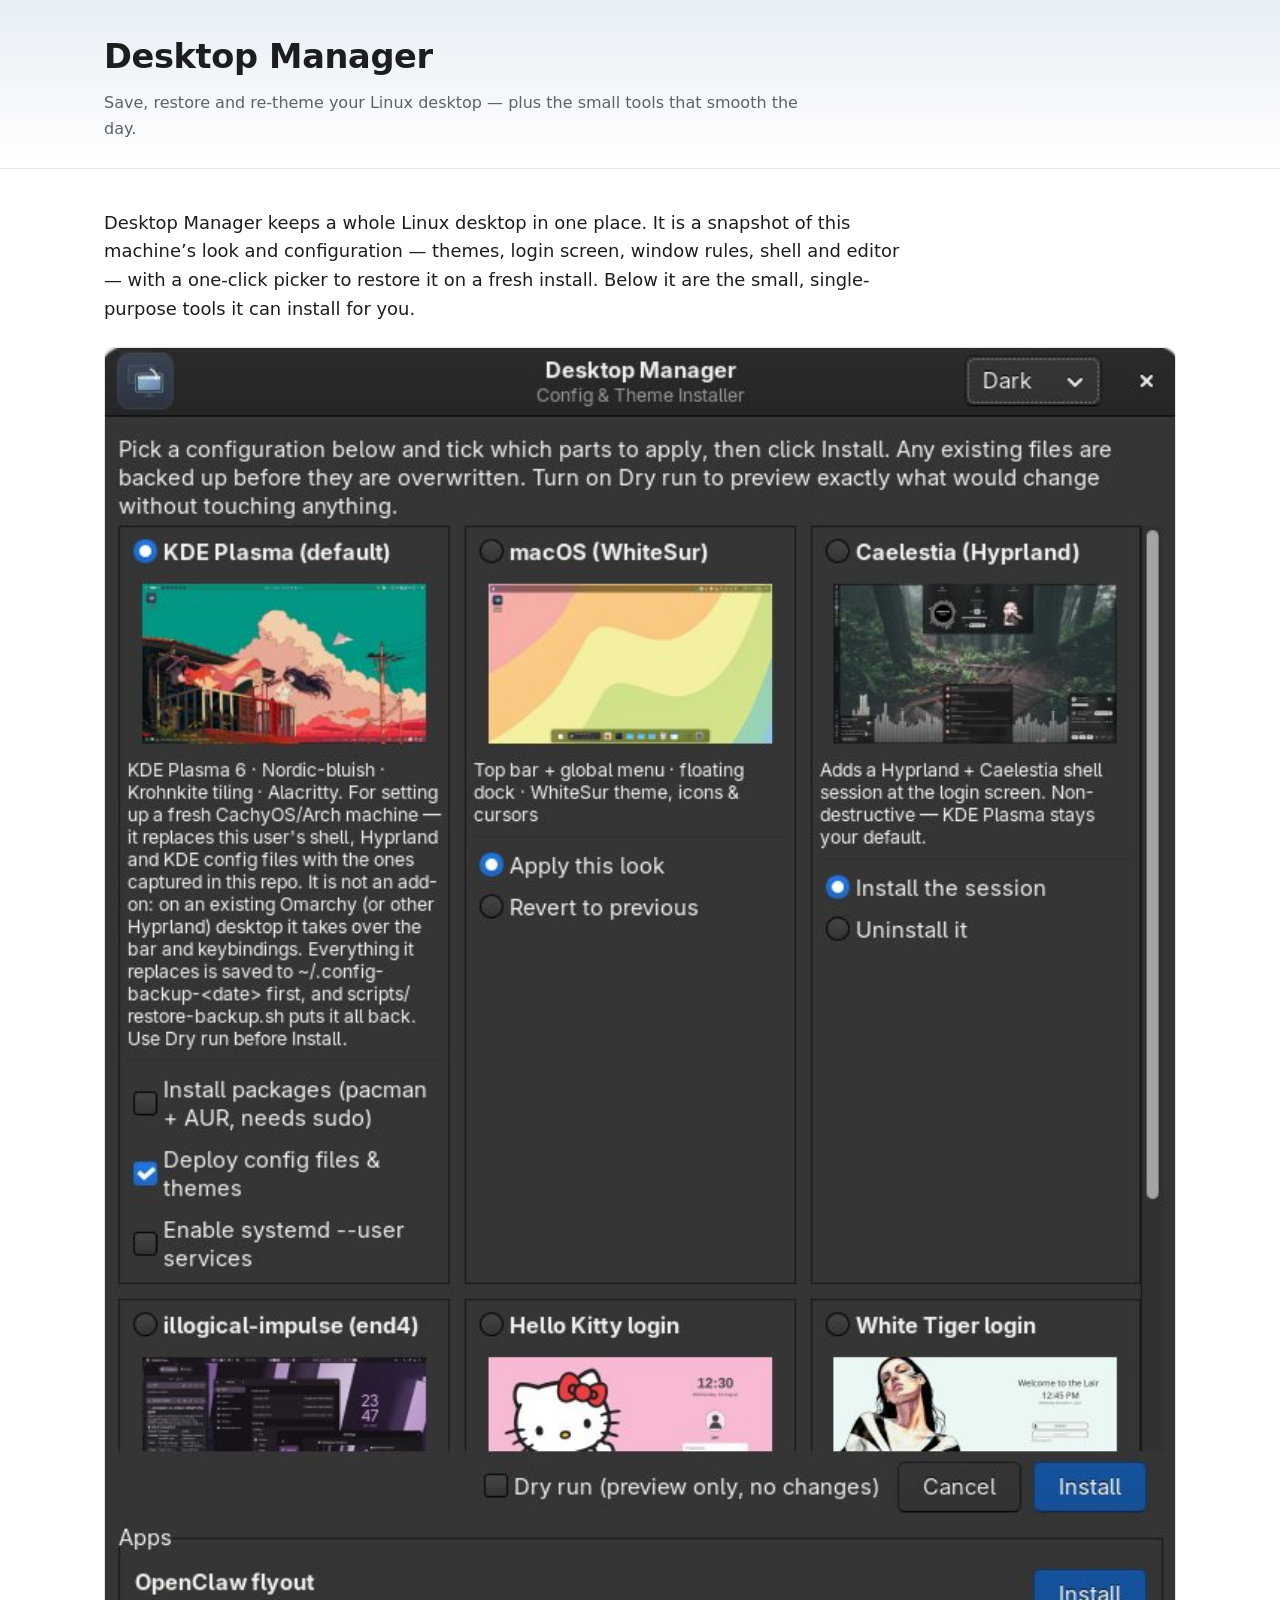
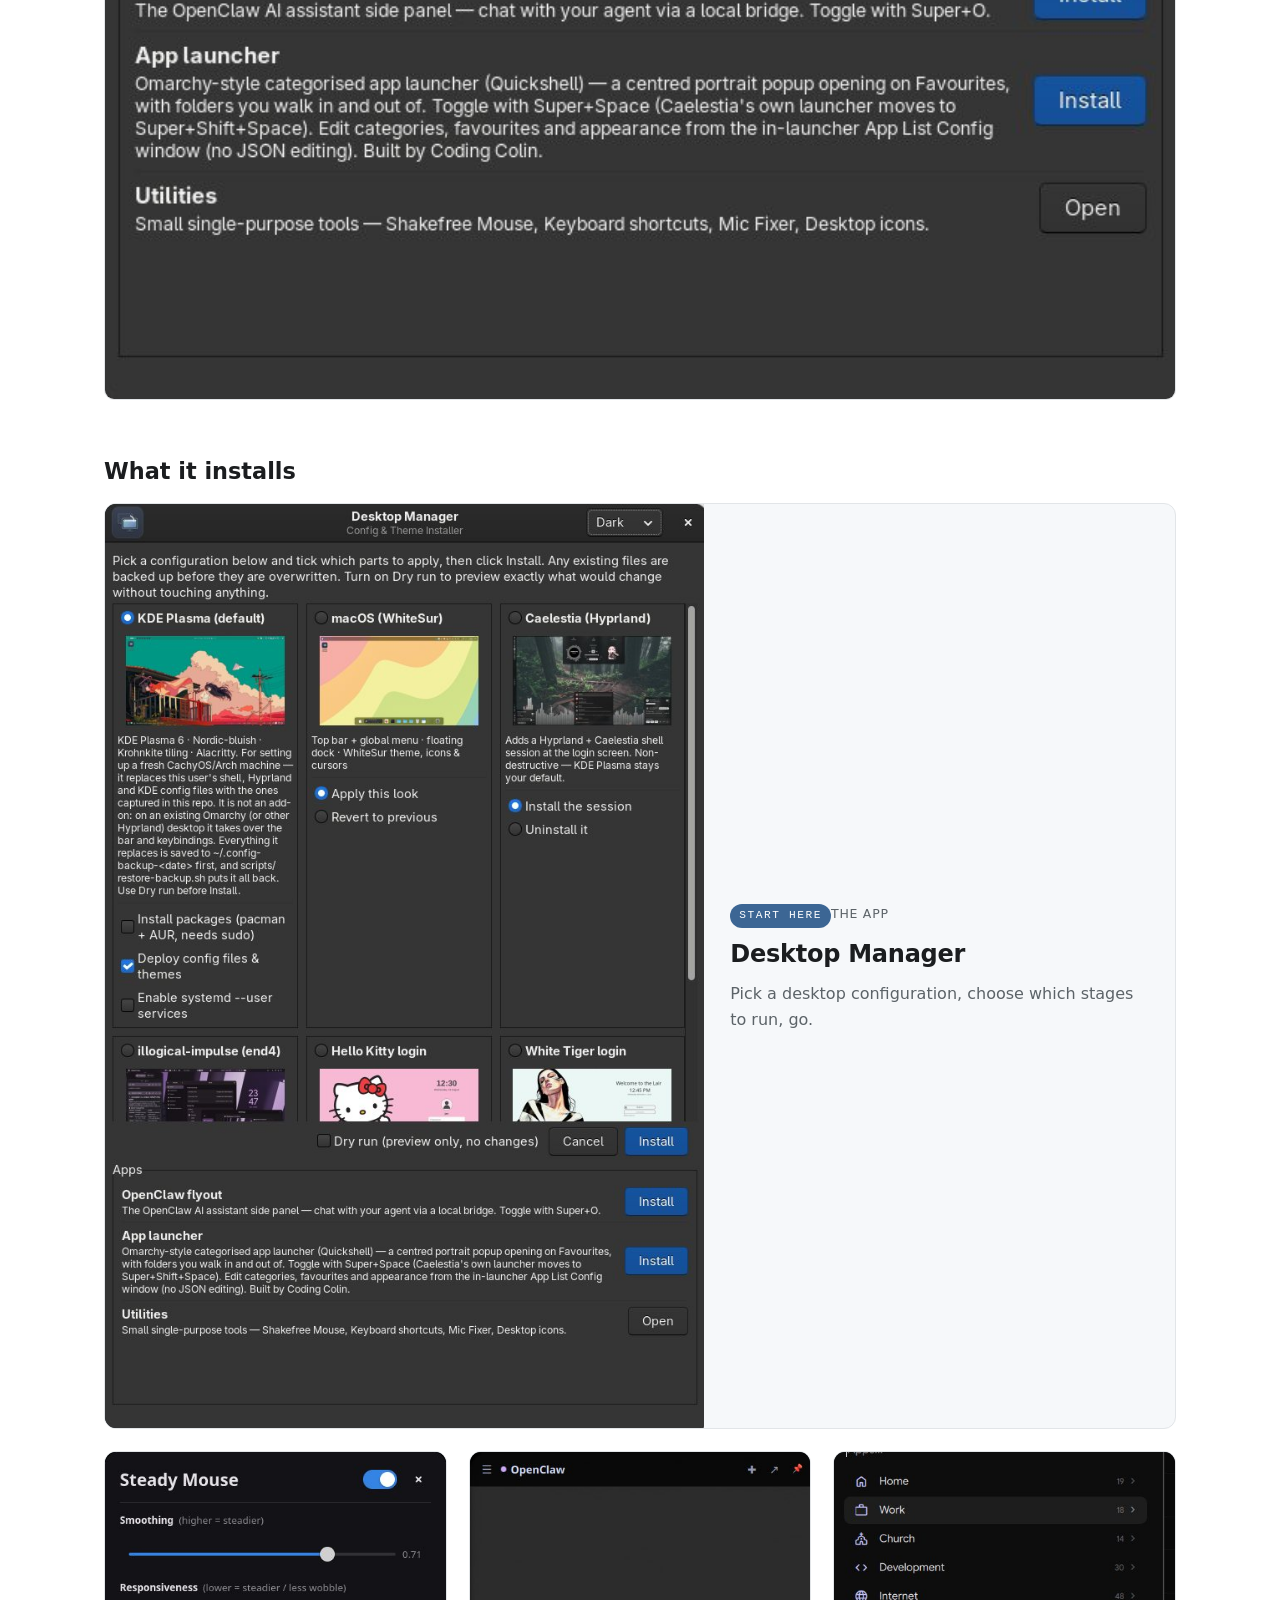
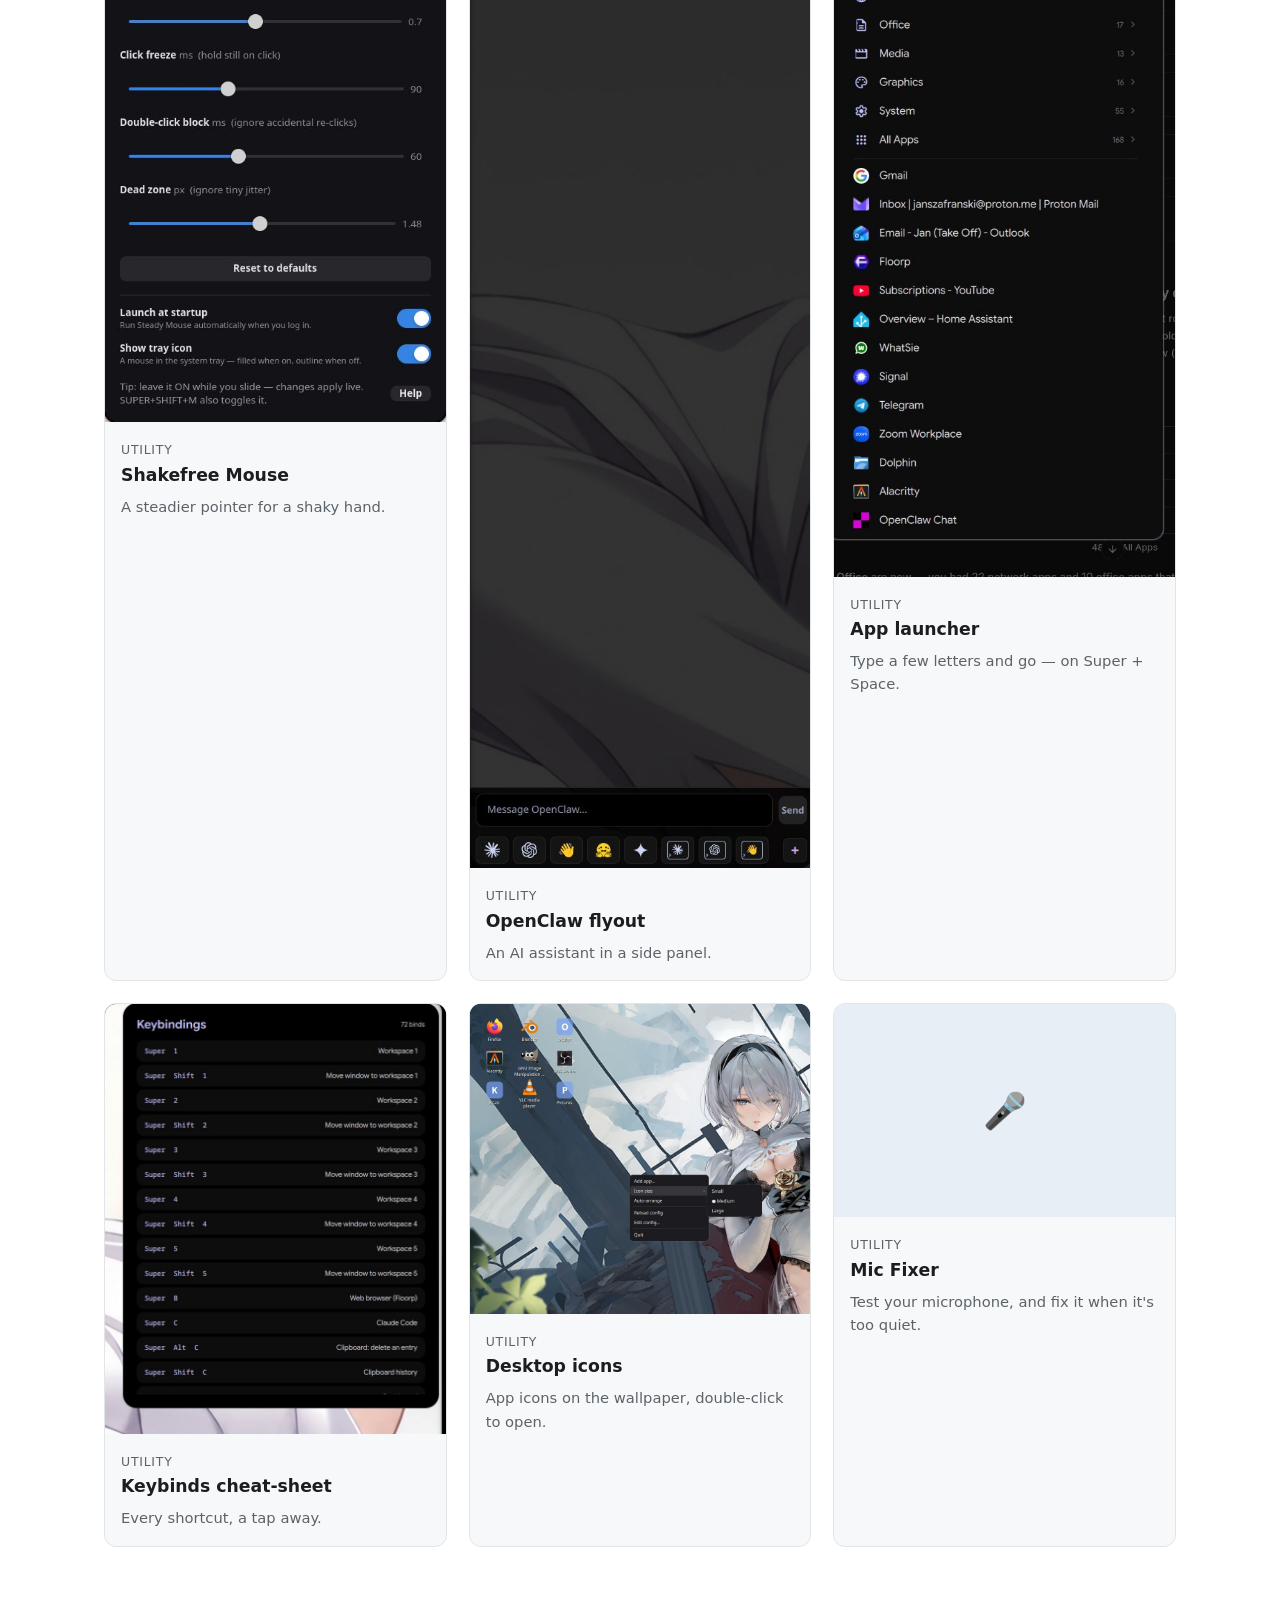
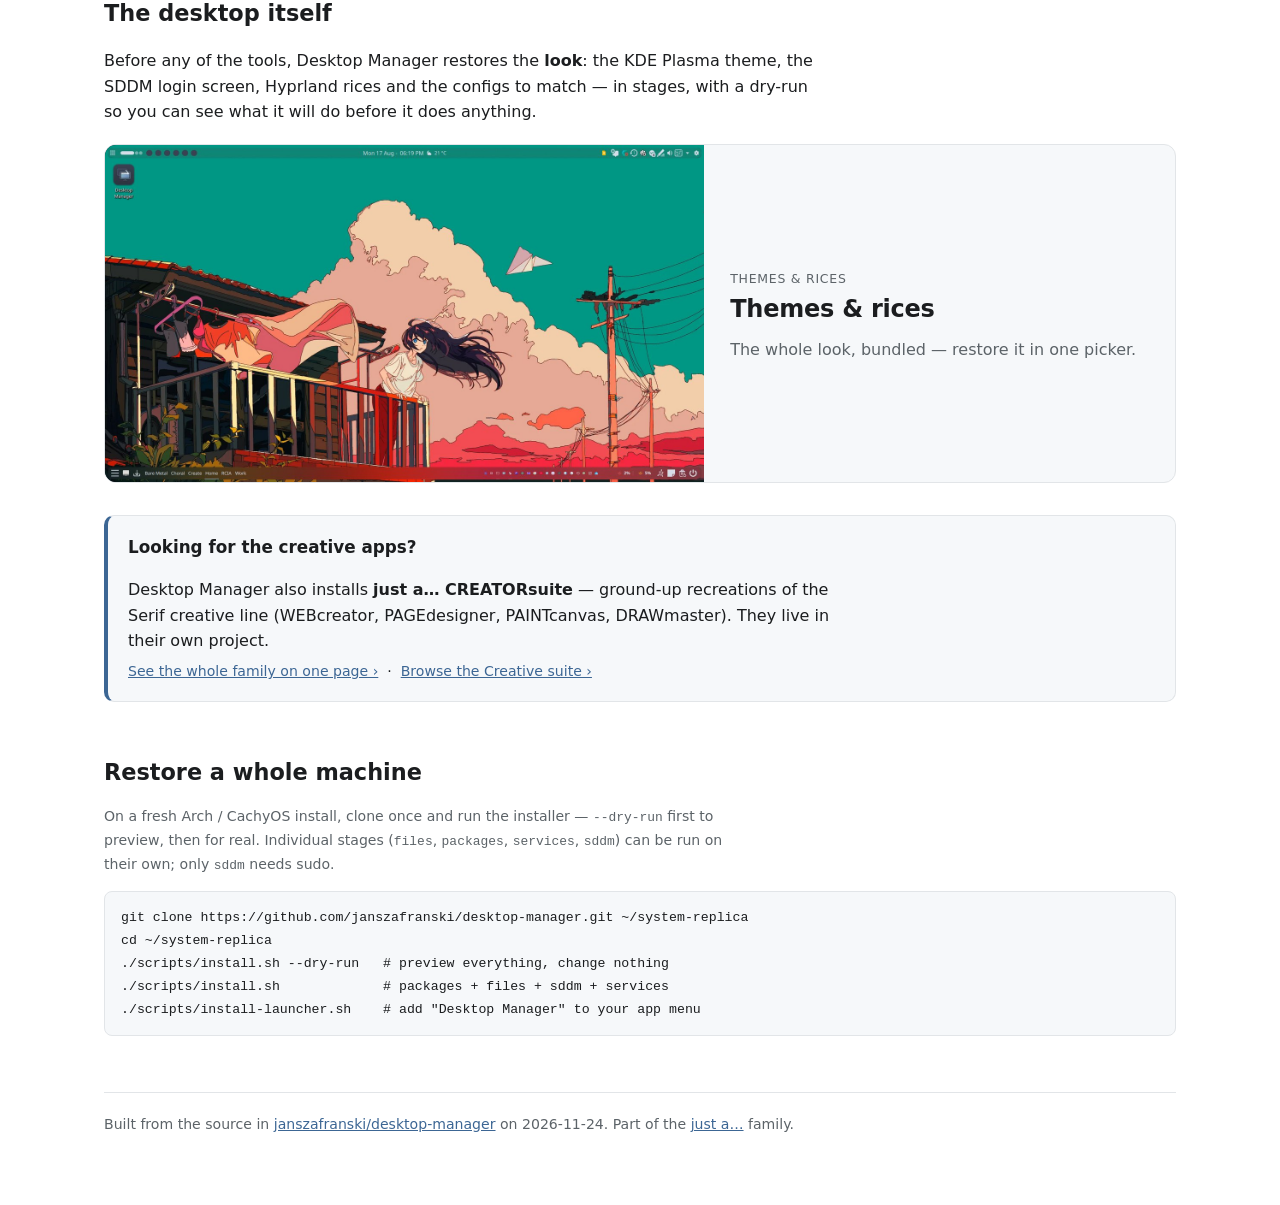
<file: docs/index.html>
<!DOCTYPE html>
<html lang="en-GB">
<meta charset="utf-8">
<meta name="viewport" content="width=device-width, initial-scale=1">
<title>Desktop Manager — save, restore &amp; re-theme your Linux desktop</title>
<meta name="description" content="Desktop Manager saves, restores and re-themes a whole Linux desktop — KDE Plasma, SDDM login screens and Hyprland rices — and installs a handful of friendly utilities. For Arch and CachyOS.">
<meta name="robots" content="index, follow">
<meta name="author" content="Jan Szafranski">
<link rel="canonical" href="https://janszafranski.github.io/desktop-manager/">
<meta name="theme-color" content="#3c6694">
<link rel="icon" href="assets/icon.svg" type="image/svg+xml">
<link rel="icon" href="assets/icon.png" sizes="any">
<link rel="apple-touch-icon" href="assets/icon.png">
<link rel="stylesheet" href="style.css">
<meta property="og:type" content="website">
<meta property="og:site_name" content="Desktop Manager">
<meta property="og:title" content="Desktop Manager — save, restore &amp; re-theme your Linux desktop">
<meta property="og:description" content="Desktop Manager saves, restores and re-themes a whole Linux desktop — KDE Plasma, SDDM login screens and Hyprland rices — and installs a handful of friendly utilities. For Arch and CachyOS.">
<meta property="og:url" content="https://janszafranski.github.io/desktop-manager/">
<meta property="og:image" content="https://janszafranski.github.io/desktop-manager/assets/shot-gui.jpg">
<meta property="og:locale" content="en_GB">
<meta name="twitter:card" content="summary_large_image">
<meta name="twitter:title" content="Desktop Manager — save, restore &amp; re-theme your Linux desktop">
<meta name="twitter:description" content="Desktop Manager saves, restores and re-themes a whole Linux desktop — KDE Plasma, SDDM login screens and Hyprland rices — and installs a handful of friendly utilities. For Arch and CachyOS.">
<meta name="twitter:image" content="https://janszafranski.github.io/desktop-manager/assets/shot-gui.jpg">
<script type="application/ld+json">{"@context": "https://schema.org", "@type": "WebSite", "name": "Desktop Manager", "url": "https://janszafranski.github.io/desktop-manager/", "description": "Desktop Manager saves, restores and re-themes a whole Linux desktop — KDE Plasma, SDDM login screens and Hyprland rices — and installs a handful of friendly utilities. For Arch and CachyOS.", "author": {"@type": "Person", "name": "Jan Szafranski"}}</script>
<header class="top"><div class="wrap">
<h1><a href="index.html" style="color:inherit;text-decoration:none">Desktop Manager</a></h1>
<p class="mute" style="margin:0">Save, restore and re-theme your Linux desktop — plus the small tools that smooth the day.</p>
</div></header>
<div class="wrap">

<p class="lede">Desktop Manager keeps a whole Linux desktop in one place. It is a snapshot of this
machine&rsquo;s look and configuration &mdash; themes, login screen, window rules, shell and
editor &mdash; with a one-click picker to restore it on a fresh install. Below it are the small,
single-purpose tools it can install for you.</p>

<img class="shot" src="assets/shot-gui.jpg" alt="The Desktop Manager picker">

<h2>What it installs</h2>
<div class="cards">
<a class="card lead" href="desktop-manager.html"><span class="thumb"><img src="assets/shot-gui.jpg" alt="Desktop Manager"></span><span class="body"><span class="ribbon">Start here</span><span class="kind">the app</span><div class="name">Desktop Manager</div><div class="tag">Pick a desktop configuration, choose which stages to run, go.</div></span></a><a class="card" href="shakefree-mouse.html"><span class="thumb"><img src="assets/shot-shakefree.jpg" alt="Shakefree Mouse"></span><span class="body"><span class="kind">utility</span><div class="name">Shakefree Mouse</div><div class="tag">A steadier pointer for a shaky hand.</div></span></a><a class="card" href="openclaw-flyout.html"><span class="thumb"><img src="assets/shot-openclaw.jpg" alt="OpenClaw flyout"></span><span class="body"><span class="kind">utility</span><div class="name">OpenClaw flyout</div><div class="tag">An AI assistant in a side panel.</div></span></a><a class="card" href="app-launcher.html"><span class="thumb"><img src="assets/shot-launcher.jpg" alt="App launcher"></span><span class="body"><span class="kind">utility</span><div class="name">App launcher</div><div class="tag">Type a few letters and go — on Super + Space.</div></span></a><a class="card" href="keybinds.html"><span class="thumb"><img src="assets/shot-keybinds.jpg" alt="Keybinds cheat-sheet"></span><span class="body"><span class="kind">utility</span><div class="name">Keybinds cheat-sheet</div><div class="tag">Every shortcut, a tap away.</div></span></a><a class="card" href="desktop-icons.html"><span class="thumb"><img src="assets/shot-desktopicons.jpg" alt="Desktop icons"></span><span class="body"><span class="kind">utility</span><div class="name">Desktop icons</div><div class="tag">App icons on the wallpaper, double-click to open.</div></span></a><a class="card" href="mic-fixer.html"><span class="noimg">🎤</span><span class="body"><span class="kind">utility</span><div class="name">Mic Fixer</div><div class="tag">Test your microphone, and fix it when it's too quiet.</div></span></a>
</div>

<h2 style="margin-top:2.2em">The desktop itself</h2>
<p>Before any of the tools, Desktop Manager restores the <b>look</b>: the KDE Plasma theme, the
SDDM login screen, Hyprland rices and the configs to match &mdash; in stages, with a dry-run so
you can see what it will do before it does anything.</p>
<a class="card lead" href="themes.html" style="margin:1.2em 0">
<span class="thumb"><img src="assets/shot-desktop.jpg" alt="The restored desktop"></span>
<span class="body"><span class="kind">themes &amp; rices</span>
<div class="name">Themes & rices</div>
<div class="tag">The whole look, bundled — restore it in one picker.</div></span></a>

<div class="crosslink">
<h3>Looking for the creative apps?</h3>
<p style="margin-bottom:.4em">Desktop Manager also installs <b>just a&hellip; CREATORsuite</b> &mdash;
ground-up recreations of the Serif creative line (WEBcreator, PAGEdesigner, PAINTcanvas,
DRAWmaster). They live in their own project.</p>
<p class="small" style="margin:0"><a href="https://janszafranski.github.io/just-a-collection-of-apps/welcome.html">See the whole family on one page &rsaquo;</a>
&nbsp;&middot;&nbsp; <a href="https://janszafranski.github.io/just-a-collection-of-apps/">Browse the Creative suite &rsaquo;</a></p>
</div>

<h2>Restore a whole machine</h2>
<p class="small mute">On a fresh Arch / CachyOS install, clone once and run the installer &mdash;
<code>--dry-run</code> first to preview, then for real. Individual stages
(<code>files</code>, <code>packages</code>, <code>services</code>, <code>sddm</code>) can be run
on their own; only <code>sddm</code> needs sudo.</p>
<pre><code>git clone https://github.com/janszafranski/desktop-manager.git ~/system-replica
cd ~/system-replica
./scripts/install.sh --dry-run   # preview everything, change nothing
./scripts/install.sh             # packages + files + sddm + services
./scripts/install-launcher.sh    # add "Desktop Manager" to your app menu</code></pre>

<footer>Built from the source in
<a href="https://github.com/janszafranski/desktop-manager">janszafranski/desktop-manager</a> on 2026-11-24.
Part of the <a href="https://janszafranski.github.io/just-a-collection-of-apps/">just a&hellip;</a> family.</footer>
</div>
</html>
</file>
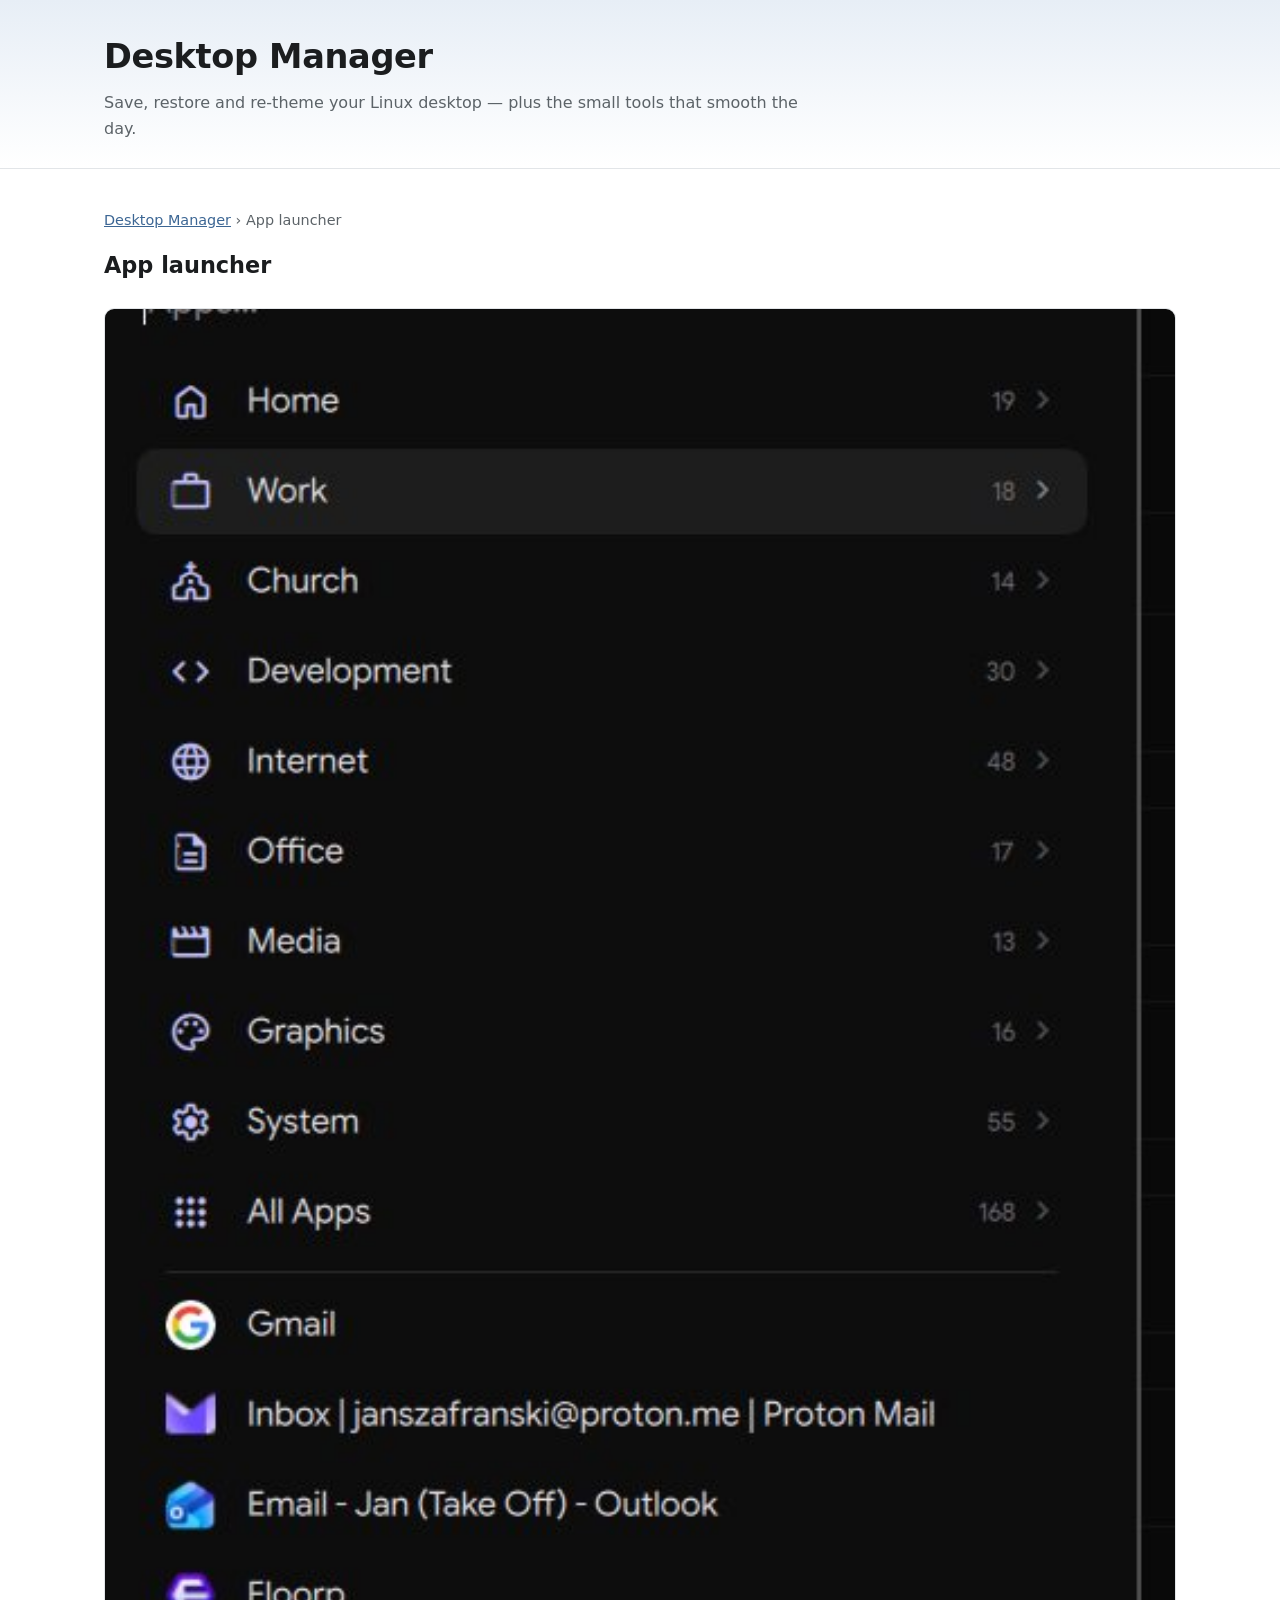
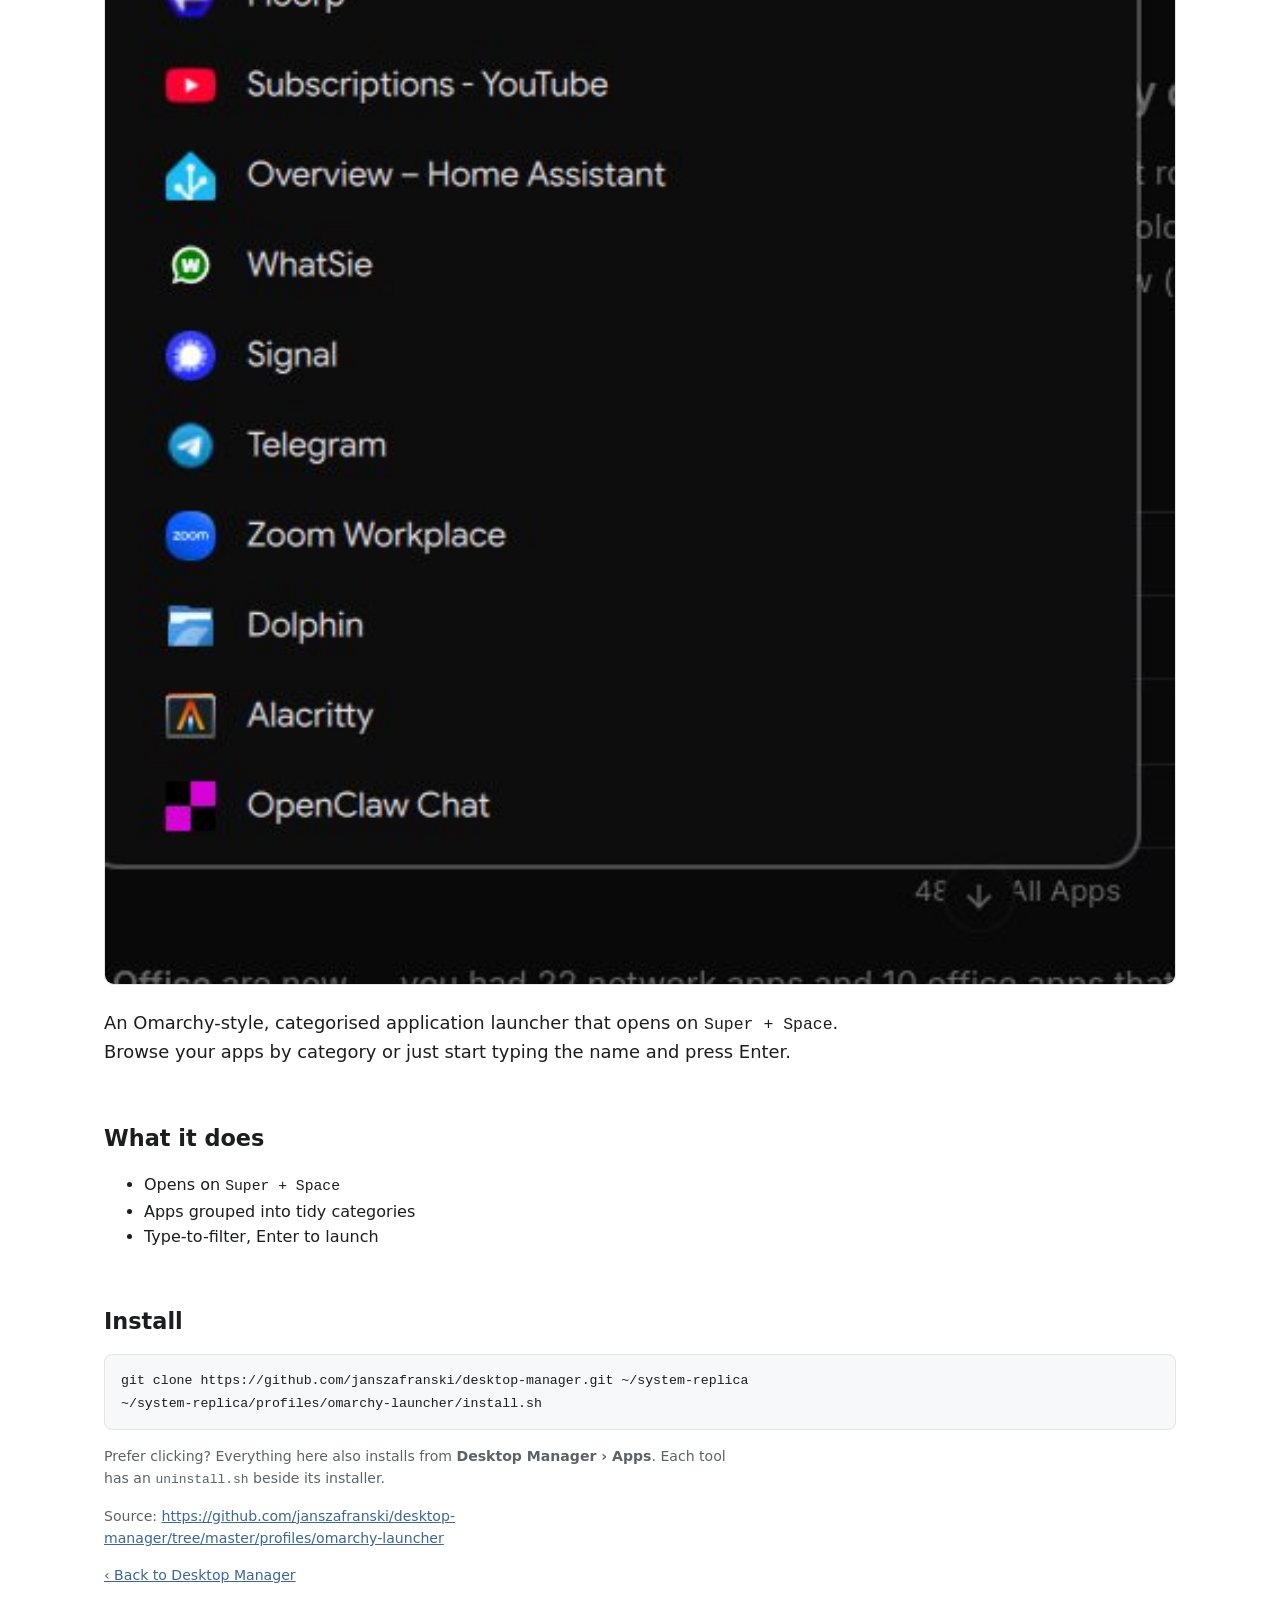
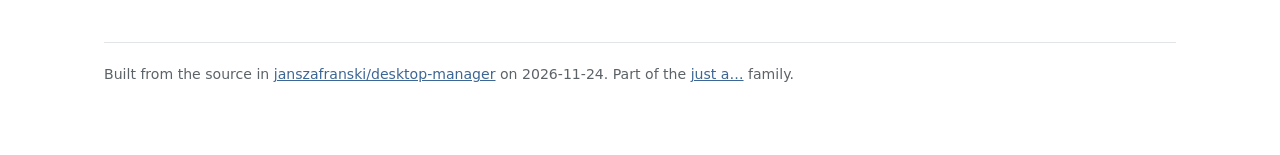
<file: docs/app-launcher.html>
<!DOCTYPE html>
<html lang="en-GB">
<meta charset="utf-8">
<meta name="viewport" content="width=device-width, initial-scale=1">
<title>App launcher · Desktop Manager</title>
<meta name="description" content="A categorised, Omarchy-style application launcher for Linux, opened with Super + Space: browse by category or type-to-filter and press Enter.">
<meta name="robots" content="index, follow">
<meta name="author" content="Jan Szafranski">
<link rel="canonical" href="https://janszafranski.github.io/desktop-manager/app-launcher.html">
<meta name="theme-color" content="#3c6694">
<link rel="icon" href="assets/icon.svg" type="image/svg+xml">
<link rel="icon" href="assets/icon.png" sizes="any">
<link rel="apple-touch-icon" href="assets/icon.png">
<link rel="stylesheet" href="style.css">
<meta property="og:type" content="website">
<meta property="og:site_name" content="Desktop Manager">
<meta property="og:title" content="App launcher · Desktop Manager">
<meta property="og:description" content="A categorised, Omarchy-style application launcher for Linux, opened with Super + Space: browse by category or type-to-filter and press Enter.">
<meta property="og:url" content="https://janszafranski.github.io/desktop-manager/app-launcher.html">
<meta property="og:image" content="https://janszafranski.github.io/desktop-manager/assets/shot-launcher.jpg">
<meta property="og:locale" content="en_GB">
<meta name="twitter:card" content="summary_large_image">
<meta name="twitter:title" content="App launcher · Desktop Manager">
<meta name="twitter:description" content="A categorised, Omarchy-style application launcher for Linux, opened with Super + Space: browse by category or type-to-filter and press Enter.">
<meta name="twitter:image" content="https://janszafranski.github.io/desktop-manager/assets/shot-launcher.jpg">
<script type="application/ld+json">{"@context": "https://schema.org", "@type": "SoftwareApplication", "name": "App launcher", "description": "A categorised, Omarchy-style application launcher for Linux, opened with Super + Space: browse by category or type-to-filter and press Enter.", "applicationCategory": "UtilitiesApplication", "operatingSystem": "Linux", "url": "https://janszafranski.github.io/desktop-manager/app-launcher.html", "offers": {"@type": "Offer", "price": "0", "priceCurrency": "USD"}, "author": {"@type": "Person", "name": "Jan Szafranski"}, "isAccessibleForFree": true, "screenshot": "https://janszafranski.github.io/desktop-manager/assets/shot-launcher.jpg"}</script>
<header class="top"><div class="wrap">
<h1><a href="index.html" style="color:inherit;text-decoration:none">Desktop Manager</a></h1>
<p class="mute" style="margin:0">Save, restore and re-theme your Linux desktop — plus the small tools that smooth the day.</p>
</div></header>
<div class="wrap">
<nav class="crumbs mute"><a href="index.html">Desktop Manager</a> &rsaquo; App launcher</nav>
<h2 style="margin-top:0">App launcher</h2>
<img class="shot" src="assets/shot-launcher.jpg" alt="App launcher">
<p class="lede">An Omarchy-style, categorised application launcher that opens on <code>Super + Space</code>. Browse your apps by category or just start typing the name and press Enter.</p>
<h2>What it does</h2><ul><li>Opens on <code>Super + Space</code></li><li>Apps grouped into tidy categories</li><li>Type-to-filter, Enter to launch</li></ul>
<h2>Install</h2>
<pre><code>git clone https://github.com/janszafranski/desktop-manager.git ~/system-replica
~/system-replica/profiles/omarchy-launcher/install.sh</code></pre>
<p class="small mute">Prefer clicking? Everything here also installs from <b>Desktop Manager &rsaquo; Apps</b>. Each tool has an <code>uninstall.sh</code> beside its installer.</p>
<p class="small mute">Source: <a href="https://github.com/janszafranski/desktop-manager/tree/master/profiles/omarchy-launcher">https://github.com/janszafranski/desktop-manager/tree/master/profiles/omarchy-launcher</a></p>
<p class="small mute"><a href="index.html">&lsaquo; Back to Desktop Manager</a></p>
<footer>Built from the source in
<a href="https://github.com/janszafranski/desktop-manager">janszafranski/desktop-manager</a> on 2026-11-24.
Part of the <a href="https://janszafranski.github.io/just-a-collection-of-apps/">just a&hellip;</a> family.</footer>
</div>
</html>
</file>
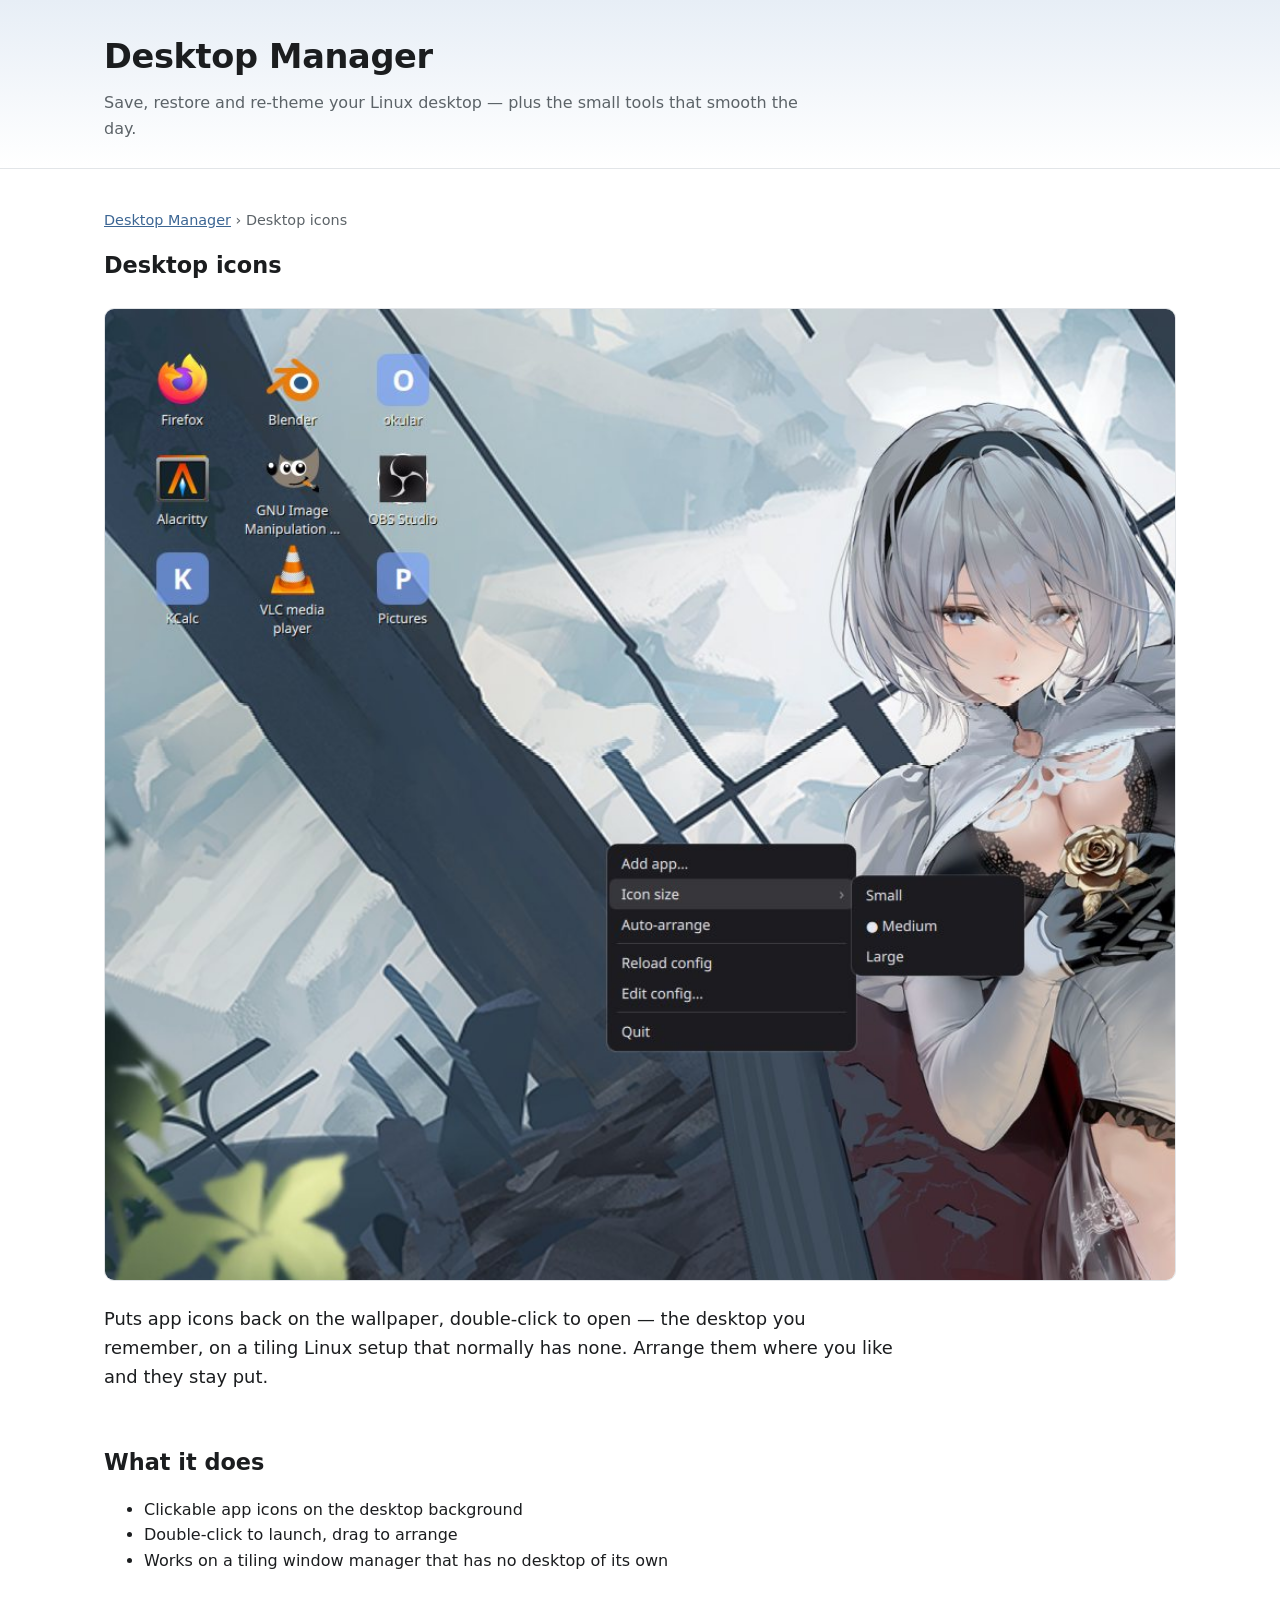
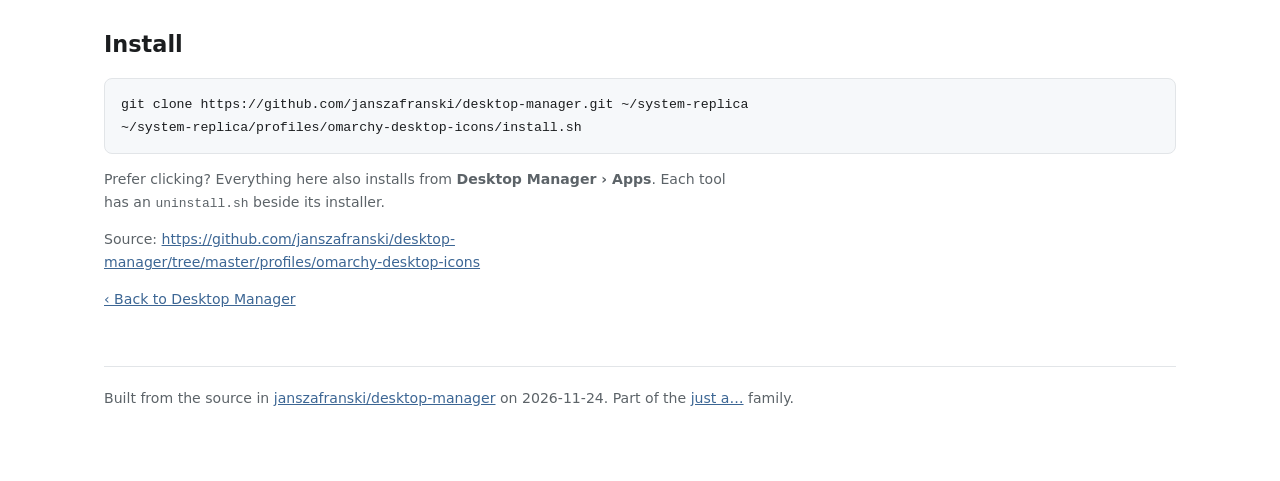
<file: docs/desktop-icons.html>
<!DOCTYPE html>
<html lang="en-GB">
<meta charset="utf-8">
<meta name="viewport" content="width=device-width, initial-scale=1">
<title>Desktop icons · Desktop Manager</title>
<meta name="description" content="Clickable app icons on the wallpaper for a tiling Linux desktop — double-click to open, drag to arrange, on a setup that normally has no desktop of its own.">
<meta name="robots" content="index, follow">
<meta name="author" content="Jan Szafranski">
<link rel="canonical" href="https://janszafranski.github.io/desktop-manager/desktop-icons.html">
<meta name="theme-color" content="#3c6694">
<link rel="icon" href="assets/icon.svg" type="image/svg+xml">
<link rel="icon" href="assets/icon.png" sizes="any">
<link rel="apple-touch-icon" href="assets/icon.png">
<link rel="stylesheet" href="style.css">
<meta property="og:type" content="website">
<meta property="og:site_name" content="Desktop Manager">
<meta property="og:title" content="Desktop icons · Desktop Manager">
<meta property="og:description" content="Clickable app icons on the wallpaper for a tiling Linux desktop — double-click to open, drag to arrange, on a setup that normally has no desktop of its own.">
<meta property="og:url" content="https://janszafranski.github.io/desktop-manager/desktop-icons.html">
<meta property="og:image" content="https://janszafranski.github.io/desktop-manager/assets/shot-desktopicons.jpg">
<meta property="og:locale" content="en_GB">
<meta name="twitter:card" content="summary_large_image">
<meta name="twitter:title" content="Desktop icons · Desktop Manager">
<meta name="twitter:description" content="Clickable app icons on the wallpaper for a tiling Linux desktop — double-click to open, drag to arrange, on a setup that normally has no desktop of its own.">
<meta name="twitter:image" content="https://janszafranski.github.io/desktop-manager/assets/shot-desktopicons.jpg">
<script type="application/ld+json">{"@context": "https://schema.org", "@type": "SoftwareApplication", "name": "Desktop icons", "description": "Clickable app icons on the wallpaper for a tiling Linux desktop — double-click to open, drag to arrange, on a setup that normally has no desktop of its own.", "applicationCategory": "DesktopEnhancementApplication", "operatingSystem": "Linux", "url": "https://janszafranski.github.io/desktop-manager/desktop-icons.html", "offers": {"@type": "Offer", "price": "0", "priceCurrency": "USD"}, "author": {"@type": "Person", "name": "Jan Szafranski"}, "isAccessibleForFree": true, "screenshot": "https://janszafranski.github.io/desktop-manager/assets/shot-desktopicons.jpg"}</script>
<header class="top"><div class="wrap">
<h1><a href="index.html" style="color:inherit;text-decoration:none">Desktop Manager</a></h1>
<p class="mute" style="margin:0">Save, restore and re-theme your Linux desktop — plus the small tools that smooth the day.</p>
</div></header>
<div class="wrap">
<nav class="crumbs mute"><a href="index.html">Desktop Manager</a> &rsaquo; Desktop icons</nav>
<h2 style="margin-top:0">Desktop icons</h2>
<img class="shot" src="assets/shot-desktopicons.jpg" alt="Desktop icons">
<p class="lede">Puts app icons back on the wallpaper, double-click to open — the desktop you remember, on a tiling Linux setup that normally has none. Arrange them where you like and they stay put.</p>
<h2>What it does</h2><ul><li>Clickable app icons on the desktop background</li><li>Double-click to launch, drag to arrange</li><li>Works on a tiling window manager that has no desktop of its own</li></ul>
<h2>Install</h2>
<pre><code>git clone https://github.com/janszafranski/desktop-manager.git ~/system-replica
~/system-replica/profiles/omarchy-desktop-icons/install.sh</code></pre>
<p class="small mute">Prefer clicking? Everything here also installs from <b>Desktop Manager &rsaquo; Apps</b>. Each tool has an <code>uninstall.sh</code> beside its installer.</p>
<p class="small mute">Source: <a href="https://github.com/janszafranski/desktop-manager/tree/master/profiles/omarchy-desktop-icons">https://github.com/janszafranski/desktop-manager/tree/master/profiles/omarchy-desktop-icons</a></p>
<p class="small mute"><a href="index.html">&lsaquo; Back to Desktop Manager</a></p>
<footer>Built from the source in
<a href="https://github.com/janszafranski/desktop-manager">janszafranski/desktop-manager</a> on 2026-11-24.
Part of the <a href="https://janszafranski.github.io/just-a-collection-of-apps/">just a&hellip;</a> family.</footer>
</div>
</html>
</file>
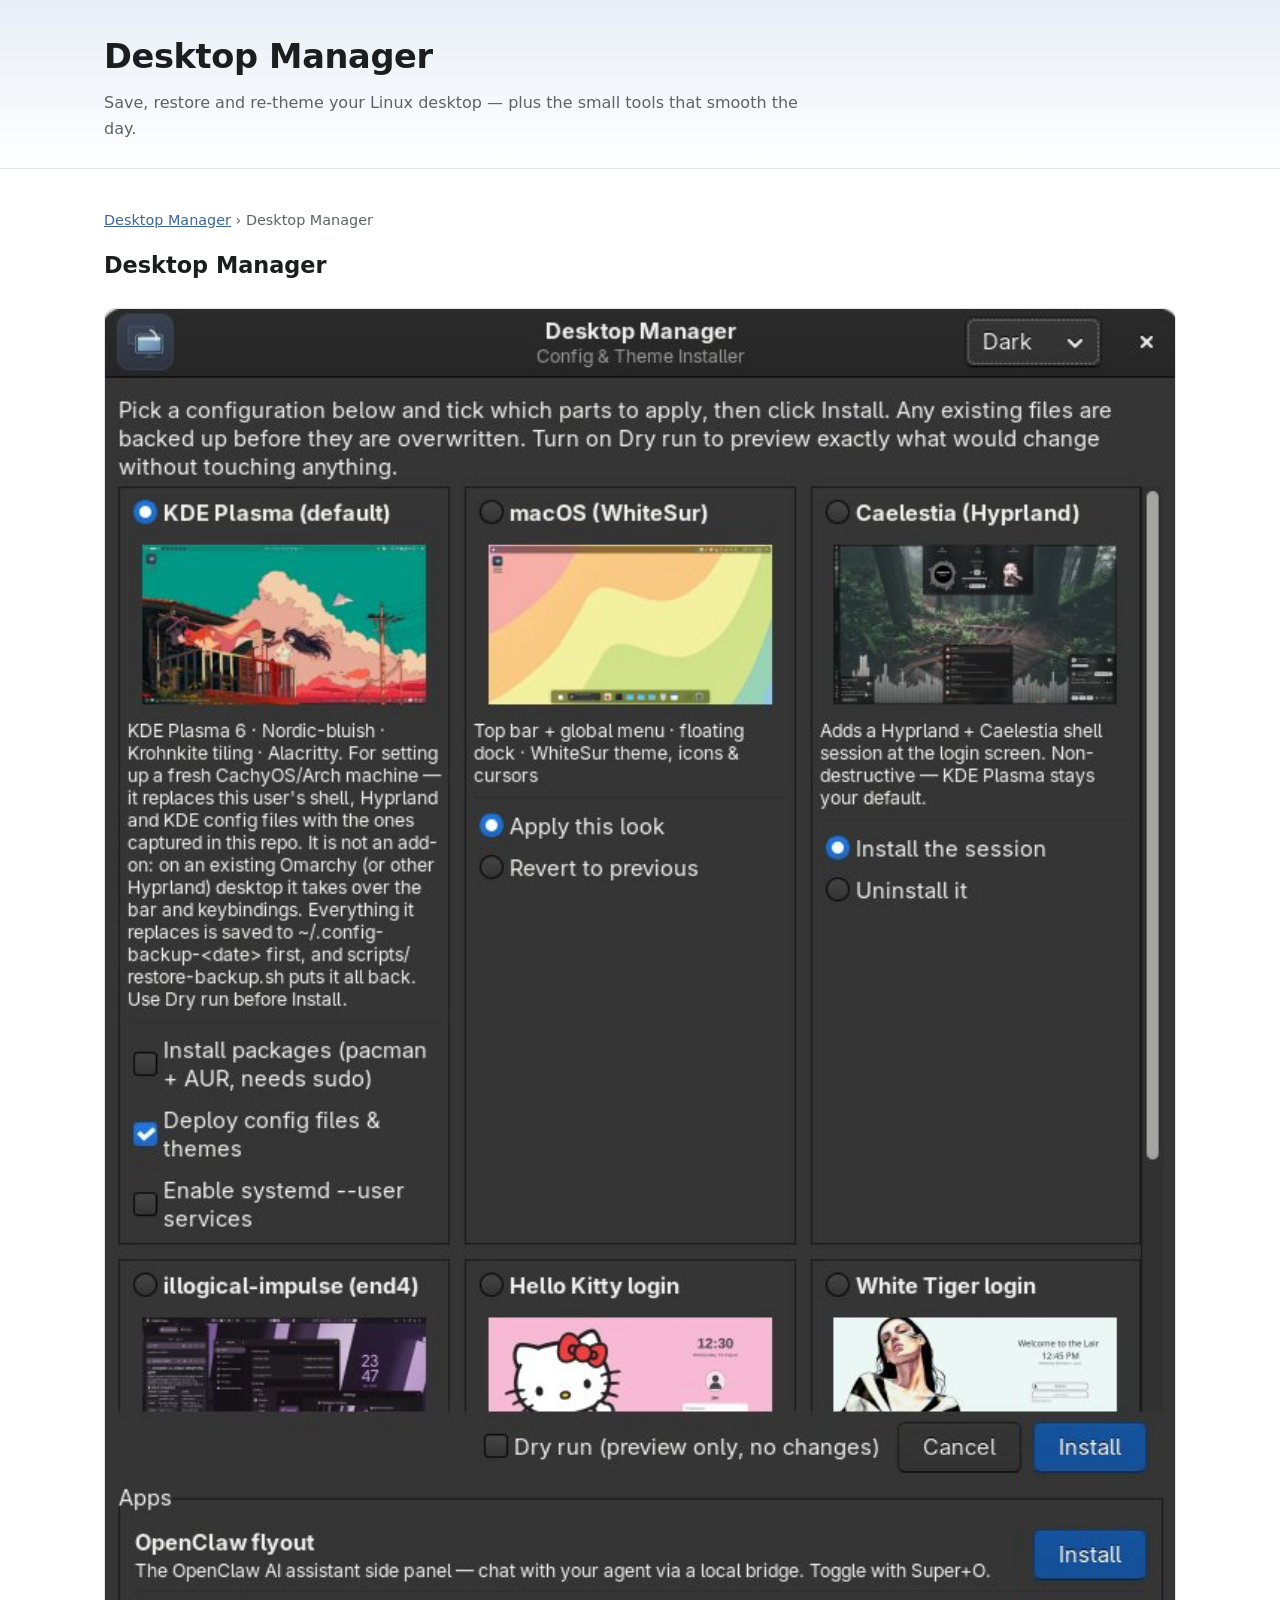
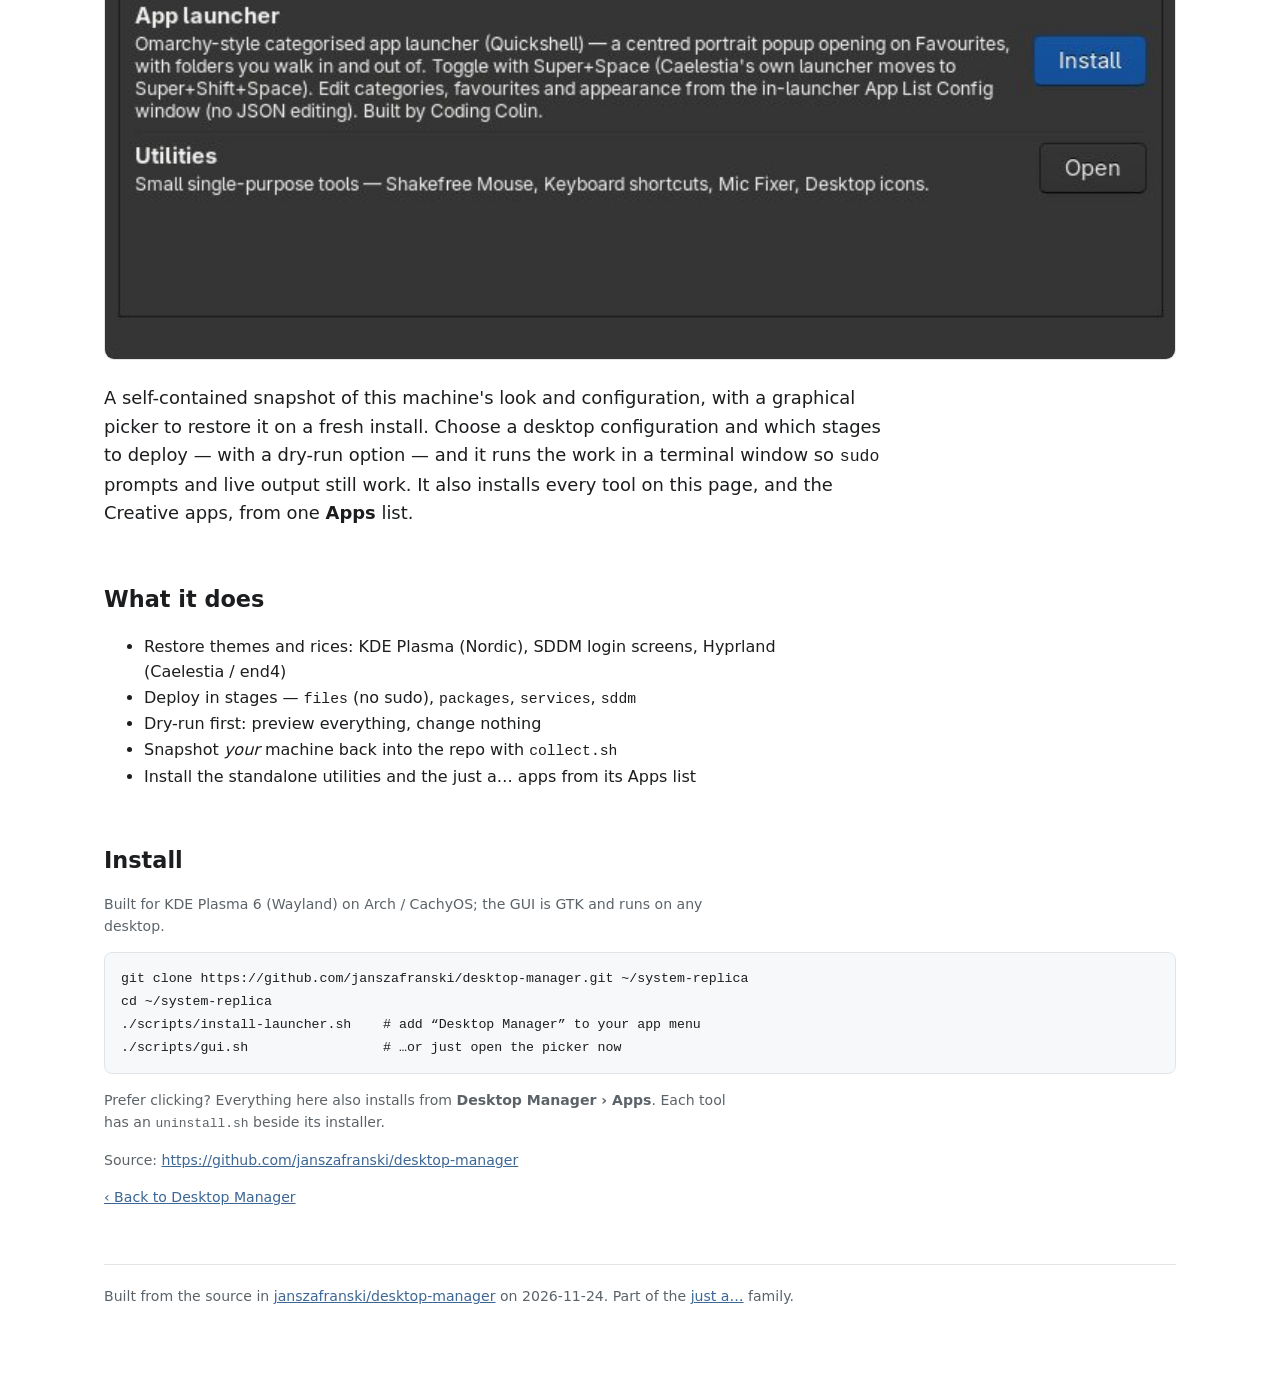
<file: docs/desktop-manager.html>
<!DOCTYPE html>
<html lang="en-GB">
<meta charset="utf-8">
<meta name="viewport" content="width=device-width, initial-scale=1">
<title>Desktop Manager · Desktop Manager</title>
<meta name="description" content="A graphical picker that restores this machine&#x27;s KDE / Hyprland look and configuration on a fresh Linux install, in dry-runnable stages, and installs its companion tools and apps.">
<meta name="robots" content="index, follow">
<meta name="author" content="Jan Szafranski">
<link rel="canonical" href="https://janszafranski.github.io/desktop-manager/desktop-manager.html">
<meta name="theme-color" content="#3c6694">
<link rel="icon" href="assets/icon.svg" type="image/svg+xml">
<link rel="icon" href="assets/icon.png" sizes="any">
<link rel="apple-touch-icon" href="assets/icon.png">
<link rel="stylesheet" href="style.css">
<meta property="og:type" content="website">
<meta property="og:site_name" content="Desktop Manager">
<meta property="og:title" content="Desktop Manager · Desktop Manager">
<meta property="og:description" content="A graphical picker that restores this machine&#x27;s KDE / Hyprland look and configuration on a fresh Linux install, in dry-runnable stages, and installs its companion tools and apps.">
<meta property="og:url" content="https://janszafranski.github.io/desktop-manager/desktop-manager.html">
<meta property="og:image" content="https://janszafranski.github.io/desktop-manager/assets/shot-gui.jpg">
<meta property="og:locale" content="en_GB">
<meta name="twitter:card" content="summary_large_image">
<meta name="twitter:title" content="Desktop Manager · Desktop Manager">
<meta name="twitter:description" content="A graphical picker that restores this machine&#x27;s KDE / Hyprland look and configuration on a fresh Linux install, in dry-runnable stages, and installs its companion tools and apps.">
<meta name="twitter:image" content="https://janszafranski.github.io/desktop-manager/assets/shot-gui.jpg">
<script type="application/ld+json">{"@context": "https://schema.org", "@type": "SoftwareApplication", "name": "Desktop Manager", "description": "A graphical picker that restores this machine's KDE / Hyprland look and configuration on a fresh Linux install, in dry-runnable stages, and installs its companion tools and apps.", "applicationCategory": "SystemUtilities", "operatingSystem": "Linux", "url": "https://janszafranski.github.io/desktop-manager/desktop-manager.html", "offers": {"@type": "Offer", "price": "0", "priceCurrency": "USD"}, "author": {"@type": "Person", "name": "Jan Szafranski"}, "isAccessibleForFree": true, "screenshot": "https://janszafranski.github.io/desktop-manager/assets/shot-gui.jpg"}</script>
<header class="top"><div class="wrap">
<h1><a href="index.html" style="color:inherit;text-decoration:none">Desktop Manager</a></h1>
<p class="mute" style="margin:0">Save, restore and re-theme your Linux desktop — plus the small tools that smooth the day.</p>
</div></header>
<div class="wrap">
<nav class="crumbs mute"><a href="index.html">Desktop Manager</a> &rsaquo; Desktop Manager</nav>
<h2 style="margin-top:0">Desktop Manager</h2>
<img class="shot" src="assets/shot-gui.jpg" alt="Desktop Manager">
<p class="lede">A self-contained snapshot of this machine's look and configuration, with a graphical picker to restore it on a fresh install. Choose a desktop configuration and which stages to deploy — with a dry-run option — and it runs the work in a terminal window so <code>sudo</code> prompts and live output still work. It also installs every tool on this page, and the Creative apps, from one <b>Apps</b> list.</p>
<h2>What it does</h2><ul><li>Restore themes and rices: KDE Plasma (Nordic), SDDM login screens, Hyprland (Caelestia / end4)</li><li>Deploy in stages — <code>files</code> (no sudo), <code>packages</code>, <code>services</code>, <code>sddm</code></li><li>Dry-run first: preview everything, change nothing</li><li>Snapshot <i>your</i> machine back into the repo with <code>collect.sh</code></li><li>Install the standalone utilities and the just a… apps from its Apps list</li></ul>
<h2>Install</h2>
<p class="small mute">Built for KDE Plasma 6 (Wayland) on Arch / CachyOS; the GUI is GTK and runs on any desktop.</p>
<pre><code>git clone https://github.com/janszafranski/desktop-manager.git ~/system-replica
cd ~/system-replica
./scripts/install-launcher.sh    # add “Desktop Manager” to your app menu
./scripts/gui.sh                 # …or just open the picker now</code></pre>
<p class="small mute">Prefer clicking? Everything here also installs from <b>Desktop Manager &rsaquo; Apps</b>. Each tool has an <code>uninstall.sh</code> beside its installer.</p>
<p class="small mute">Source: <a href="https://github.com/janszafranski/desktop-manager">https://github.com/janszafranski/desktop-manager</a></p>
<p class="small mute"><a href="index.html">&lsaquo; Back to Desktop Manager</a></p>
<footer>Built from the source in
<a href="https://github.com/janszafranski/desktop-manager">janszafranski/desktop-manager</a> on 2026-11-24.
Part of the <a href="https://janszafranski.github.io/just-a-collection-of-apps/">just a&hellip;</a> family.</footer>
</div>
</html>
</file>
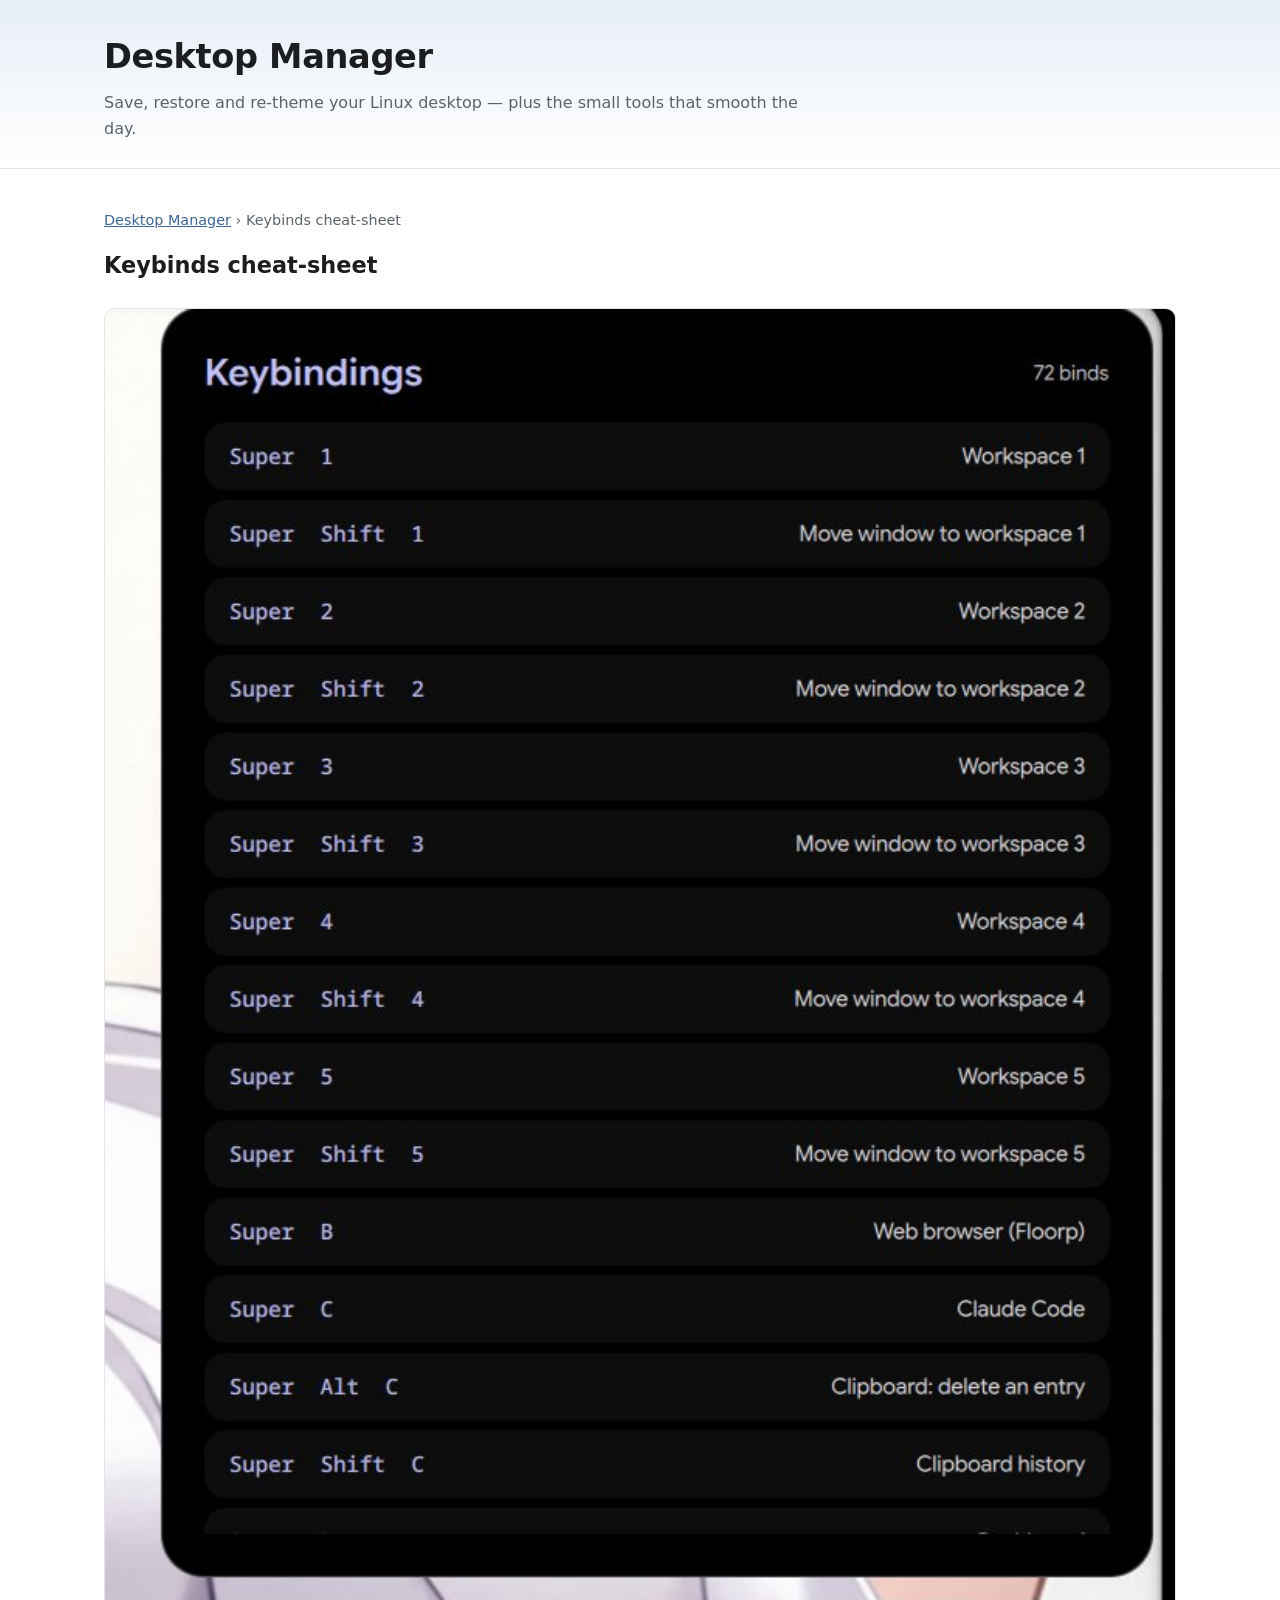
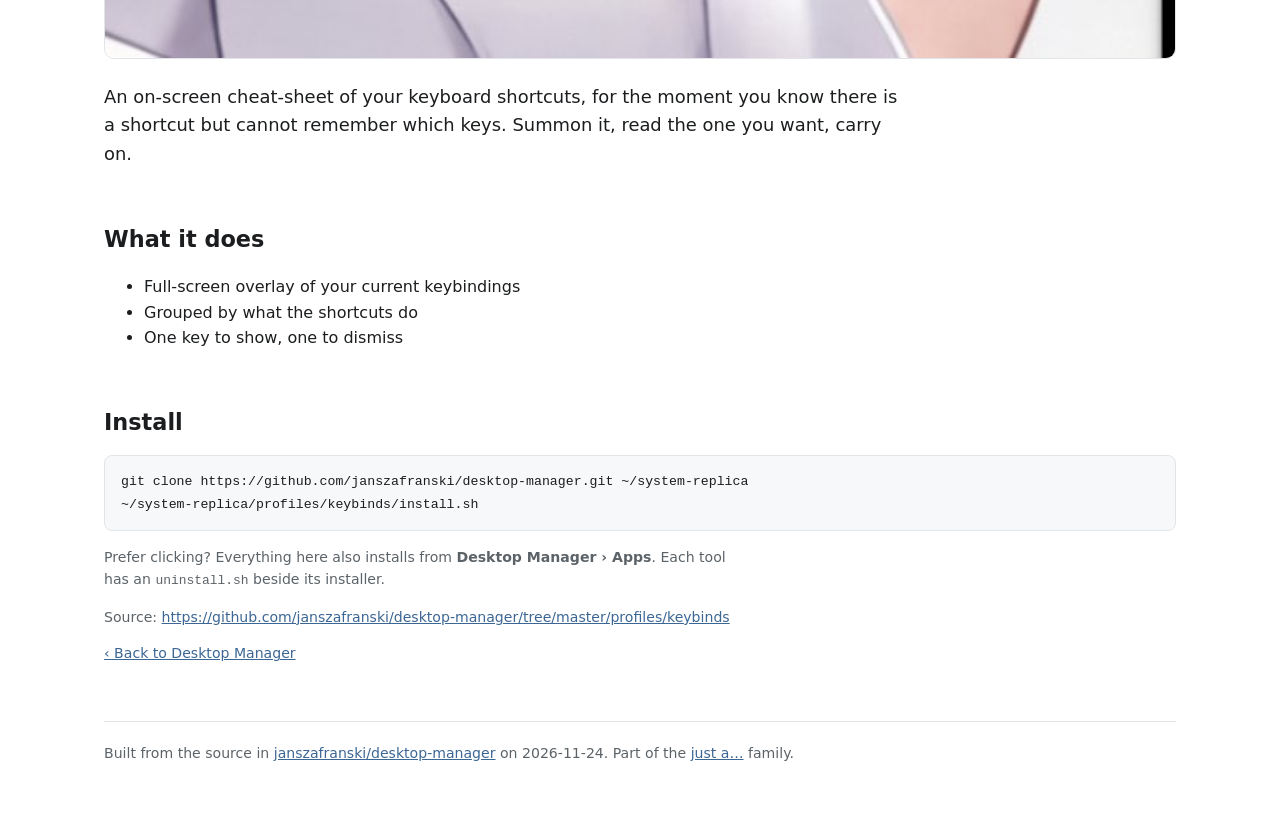
<file: docs/keybinds.html>
<!DOCTYPE html>
<html lang="en-GB">
<meta charset="utf-8">
<meta name="viewport" content="width=device-width, initial-scale=1">
<title>Keybinds cheat-sheet · Desktop Manager</title>
<meta name="description" content="An on-screen keyboard-shortcut cheat-sheet overlay for your Linux desktop, grouped by what the shortcuts do — summon it, read the one you want, carry on.">
<meta name="robots" content="index, follow">
<meta name="author" content="Jan Szafranski">
<link rel="canonical" href="https://janszafranski.github.io/desktop-manager/keybinds.html">
<meta name="theme-color" content="#3c6694">
<link rel="icon" href="assets/icon.svg" type="image/svg+xml">
<link rel="icon" href="assets/icon.png" sizes="any">
<link rel="apple-touch-icon" href="assets/icon.png">
<link rel="stylesheet" href="style.css">
<meta property="og:type" content="website">
<meta property="og:site_name" content="Desktop Manager">
<meta property="og:title" content="Keybinds cheat-sheet · Desktop Manager">
<meta property="og:description" content="An on-screen keyboard-shortcut cheat-sheet overlay for your Linux desktop, grouped by what the shortcuts do — summon it, read the one you want, carry on.">
<meta property="og:url" content="https://janszafranski.github.io/desktop-manager/keybinds.html">
<meta property="og:image" content="https://janszafranski.github.io/desktop-manager/assets/shot-keybinds.jpg">
<meta property="og:locale" content="en_GB">
<meta name="twitter:card" content="summary_large_image">
<meta name="twitter:title" content="Keybinds cheat-sheet · Desktop Manager">
<meta name="twitter:description" content="An on-screen keyboard-shortcut cheat-sheet overlay for your Linux desktop, grouped by what the shortcuts do — summon it, read the one you want, carry on.">
<meta name="twitter:image" content="https://janszafranski.github.io/desktop-manager/assets/shot-keybinds.jpg">
<script type="application/ld+json">{"@context": "https://schema.org", "@type": "SoftwareApplication", "name": "Keybinds cheat-sheet", "description": "An on-screen keyboard-shortcut cheat-sheet overlay for your Linux desktop, grouped by what the shortcuts do — summon it, read the one you want, carry on.", "applicationCategory": "UtilitiesApplication", "operatingSystem": "Linux", "url": "https://janszafranski.github.io/desktop-manager/keybinds.html", "offers": {"@type": "Offer", "price": "0", "priceCurrency": "USD"}, "author": {"@type": "Person", "name": "Jan Szafranski"}, "isAccessibleForFree": true, "screenshot": "https://janszafranski.github.io/desktop-manager/assets/shot-keybinds.jpg"}</script>
<header class="top"><div class="wrap">
<h1><a href="index.html" style="color:inherit;text-decoration:none">Desktop Manager</a></h1>
<p class="mute" style="margin:0">Save, restore and re-theme your Linux desktop — plus the small tools that smooth the day.</p>
</div></header>
<div class="wrap">
<nav class="crumbs mute"><a href="index.html">Desktop Manager</a> &rsaquo; Keybinds cheat-sheet</nav>
<h2 style="margin-top:0">Keybinds cheat-sheet</h2>
<img class="shot" src="assets/shot-keybinds.jpg" alt="Keybinds cheat-sheet">
<p class="lede">An on-screen cheat-sheet of your keyboard shortcuts, for the moment you know there is a shortcut but cannot remember which keys. Summon it, read the one you want, carry on.</p>
<h2>What it does</h2><ul><li>Full-screen overlay of your current keybindings</li><li>Grouped by what the shortcuts do</li><li>One key to show, one to dismiss</li></ul>
<h2>Install</h2>
<pre><code>git clone https://github.com/janszafranski/desktop-manager.git ~/system-replica
~/system-replica/profiles/keybinds/install.sh</code></pre>
<p class="small mute">Prefer clicking? Everything here also installs from <b>Desktop Manager &rsaquo; Apps</b>. Each tool has an <code>uninstall.sh</code> beside its installer.</p>
<p class="small mute">Source: <a href="https://github.com/janszafranski/desktop-manager/tree/master/profiles/keybinds">https://github.com/janszafranski/desktop-manager/tree/master/profiles/keybinds</a></p>
<p class="small mute"><a href="index.html">&lsaquo; Back to Desktop Manager</a></p>
<footer>Built from the source in
<a href="https://github.com/janszafranski/desktop-manager">janszafranski/desktop-manager</a> on 2026-11-24.
Part of the <a href="https://janszafranski.github.io/just-a-collection-of-apps/">just a&hellip;</a> family.</footer>
</div>
</html>
</file>
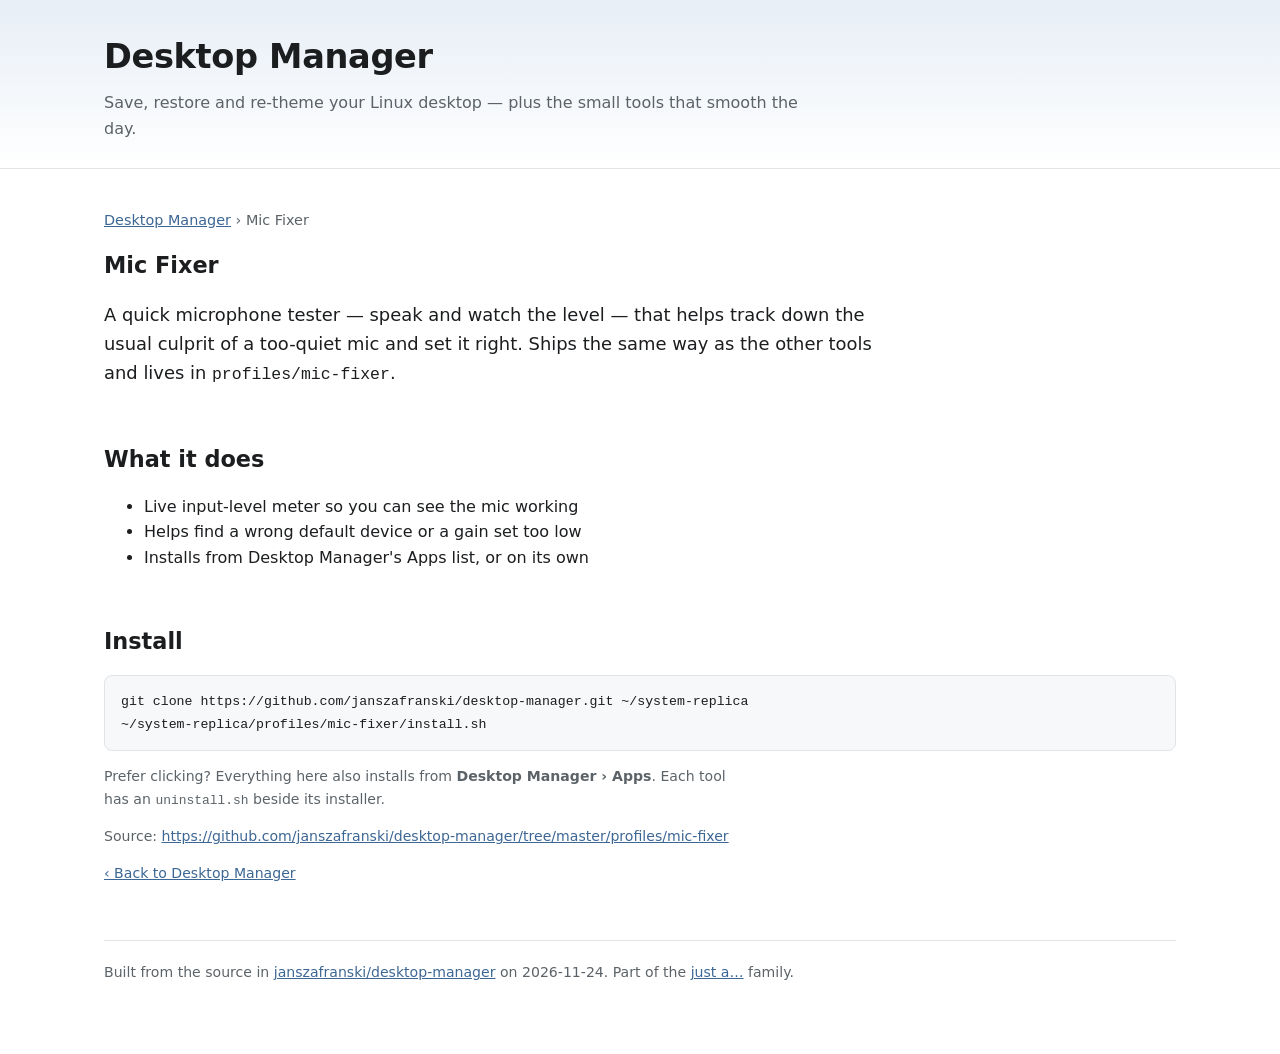
<file: docs/mic-fixer.html>
<!DOCTYPE html>
<html lang="en-GB">
<meta charset="utf-8">
<meta name="viewport" content="width=device-width, initial-scale=1">
<title>Mic Fixer · Desktop Manager</title>
<meta name="description" content="A quick microphone tester for Linux with a live level meter, to track down a too-quiet mic and set it right.">
<meta name="robots" content="index, follow">
<meta name="author" content="Jan Szafranski">
<link rel="canonical" href="https://janszafranski.github.io/desktop-manager/mic-fixer.html">
<meta name="theme-color" content="#3c6694">
<link rel="icon" href="assets/icon.svg" type="image/svg+xml">
<link rel="icon" href="assets/icon.png" sizes="any">
<link rel="apple-touch-icon" href="assets/icon.png">
<link rel="stylesheet" href="style.css">
<meta property="og:type" content="website">
<meta property="og:site_name" content="Desktop Manager">
<meta property="og:title" content="Mic Fixer · Desktop Manager">
<meta property="og:description" content="A quick microphone tester for Linux with a live level meter, to track down a too-quiet mic and set it right.">
<meta property="og:url" content="https://janszafranski.github.io/desktop-manager/mic-fixer.html">
<meta property="og:image" content="https://janszafranski.github.io/desktop-manager/assets/og-default.png">
<meta property="og:locale" content="en_GB">
<meta name="twitter:card" content="summary_large_image">
<meta name="twitter:title" content="Mic Fixer · Desktop Manager">
<meta name="twitter:description" content="A quick microphone tester for Linux with a live level meter, to track down a too-quiet mic and set it right.">
<meta name="twitter:image" content="https://janszafranski.github.io/desktop-manager/assets/og-default.png">
<script type="application/ld+json">{"@context": "https://schema.org", "@type": "SoftwareApplication", "name": "Mic Fixer", "description": "A quick microphone tester for Linux with a live level meter, to track down a too-quiet mic and set it right.", "applicationCategory": "UtilitiesApplication", "operatingSystem": "Linux", "url": "https://janszafranski.github.io/desktop-manager/mic-fixer.html", "offers": {"@type": "Offer", "price": "0", "priceCurrency": "USD"}, "author": {"@type": "Person", "name": "Jan Szafranski"}, "isAccessibleForFree": true}</script>
<header class="top"><div class="wrap">
<h1><a href="index.html" style="color:inherit;text-decoration:none">Desktop Manager</a></h1>
<p class="mute" style="margin:0">Save, restore and re-theme your Linux desktop — plus the small tools that smooth the day.</p>
</div></header>
<div class="wrap">
<nav class="crumbs mute"><a href="index.html">Desktop Manager</a> &rsaquo; Mic Fixer</nav>
<h2 style="margin-top:0">Mic Fixer</h2>
<p class="lede">A quick microphone tester — speak and watch the level — that helps track down the usual culprit of a too-quiet mic and set it right. Ships the same way as the other tools and lives in <code>profiles/mic-fixer</code>.</p>
<h2>What it does</h2><ul><li>Live input-level meter so you can see the mic working</li><li>Helps find a wrong default device or a gain set too low</li><li>Installs from Desktop Manager's Apps list, or on its own</li></ul>
<h2>Install</h2>
<pre><code>git clone https://github.com/janszafranski/desktop-manager.git ~/system-replica
~/system-replica/profiles/mic-fixer/install.sh</code></pre>
<p class="small mute">Prefer clicking? Everything here also installs from <b>Desktop Manager &rsaquo; Apps</b>. Each tool has an <code>uninstall.sh</code> beside its installer.</p>
<p class="small mute">Source: <a href="https://github.com/janszafranski/desktop-manager/tree/master/profiles/mic-fixer">https://github.com/janszafranski/desktop-manager/tree/master/profiles/mic-fixer</a></p>
<p class="small mute"><a href="index.html">&lsaquo; Back to Desktop Manager</a></p>
<footer>Built from the source in
<a href="https://github.com/janszafranski/desktop-manager">janszafranski/desktop-manager</a> on 2026-11-24.
Part of the <a href="https://janszafranski.github.io/just-a-collection-of-apps/">just a&hellip;</a> family.</footer>
</div>
</html>
</file>
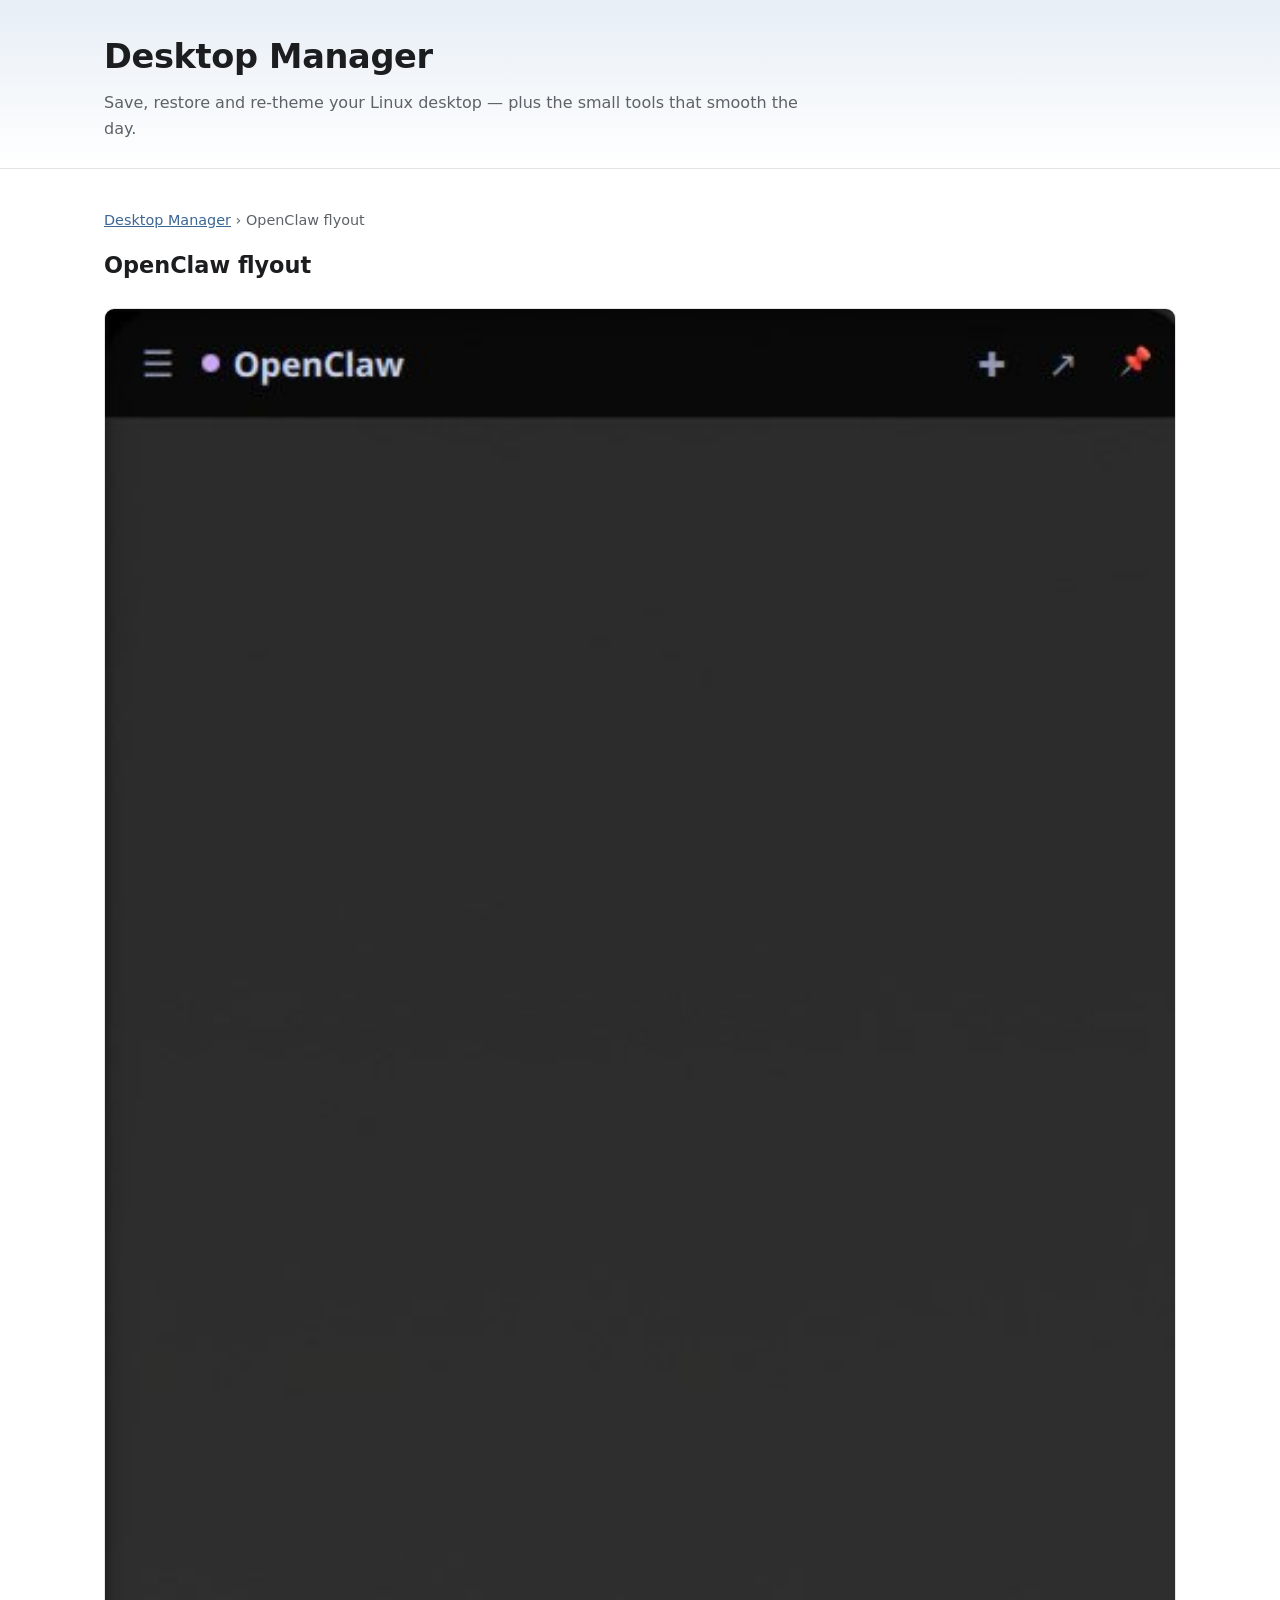
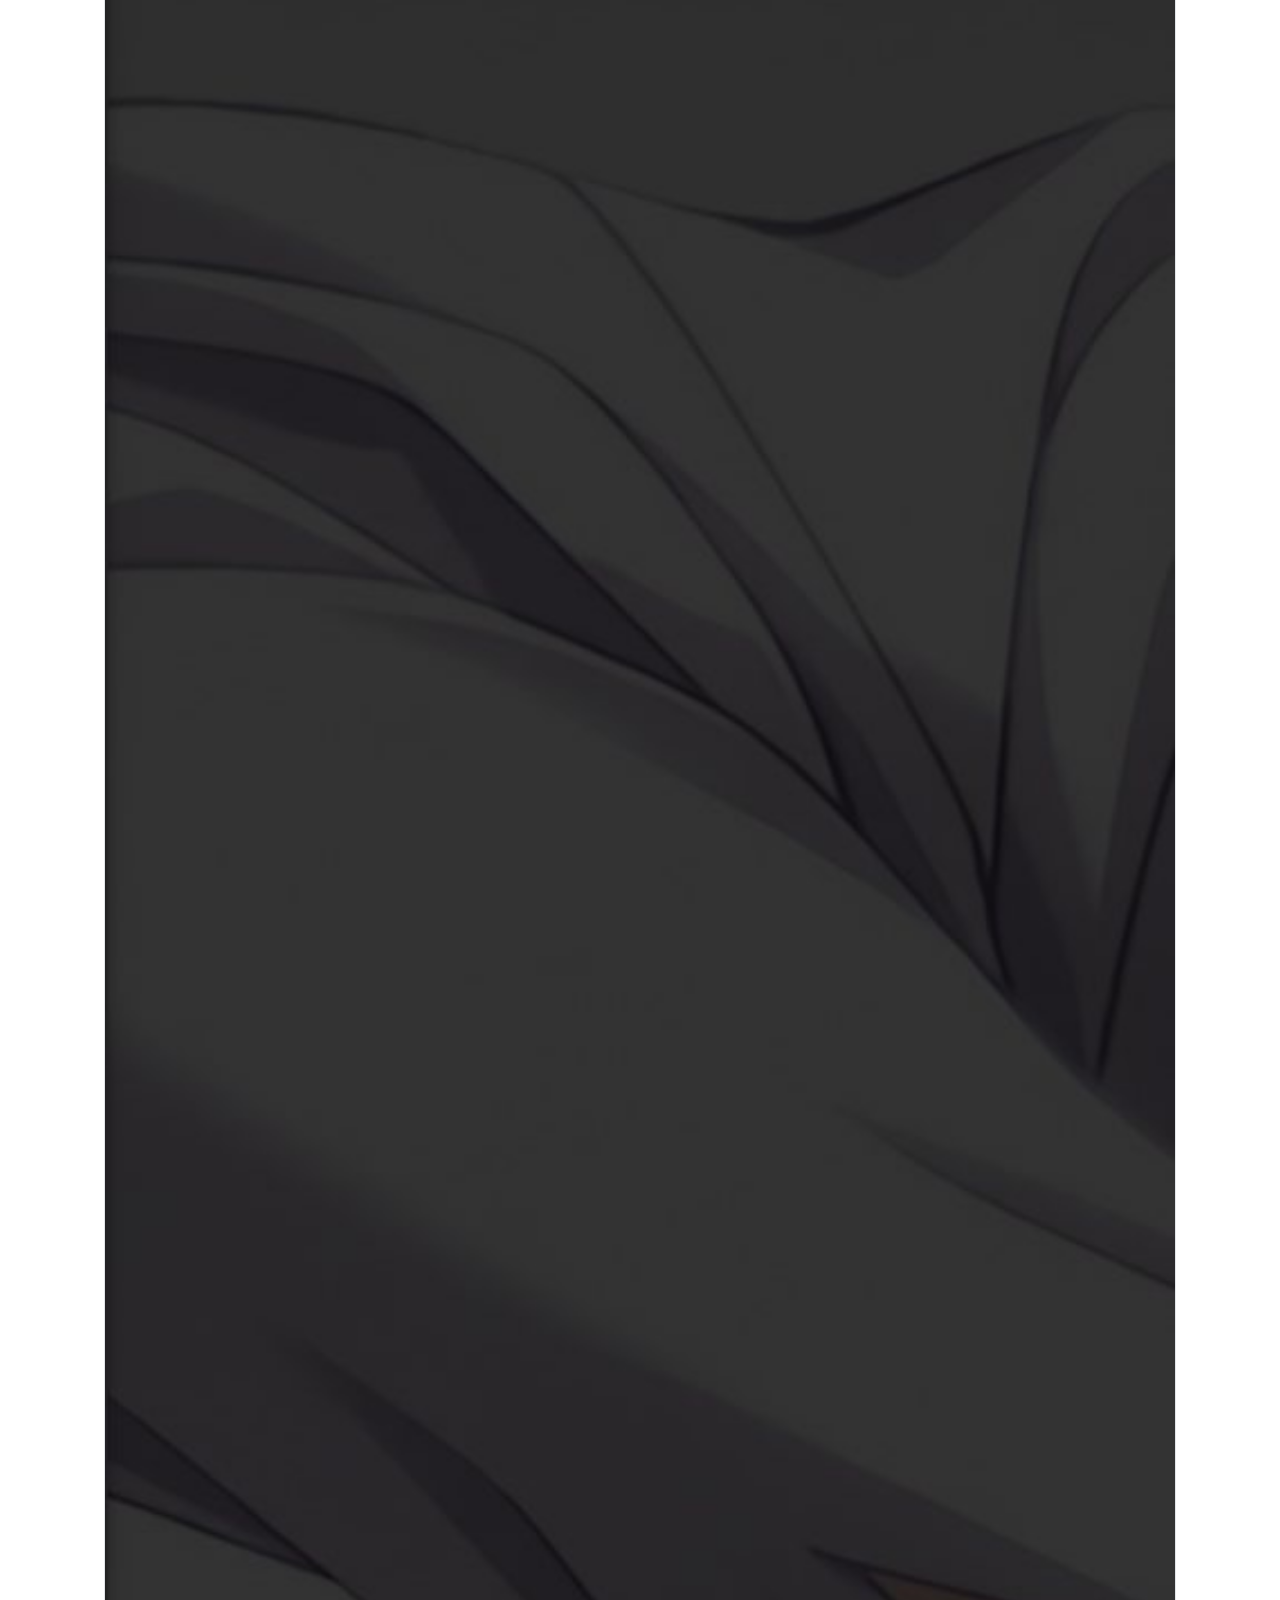
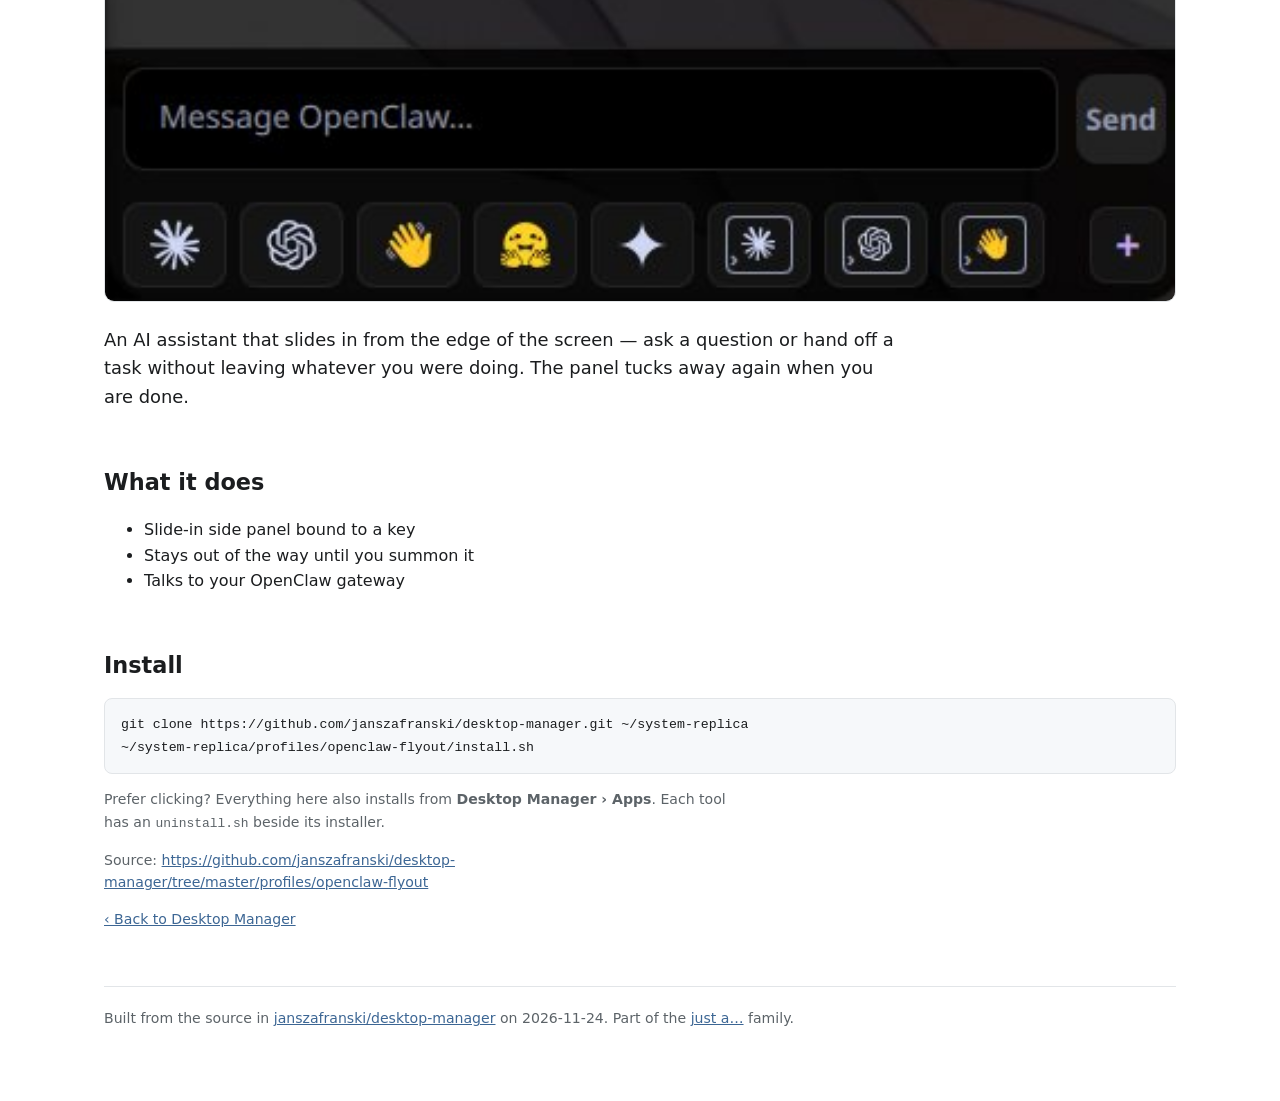
<file: docs/openclaw-flyout.html>
<!DOCTYPE html>
<html lang="en-GB">
<meta charset="utf-8">
<meta name="viewport" content="width=device-width, initial-scale=1">
<title>OpenClaw flyout · Desktop Manager</title>
<meta name="description" content="An AI assistant in a slide-in side panel for your Linux desktop — ask a question without leaving what you&#x27;re doing.">
<meta name="robots" content="index, follow">
<meta name="author" content="Jan Szafranski">
<link rel="canonical" href="https://janszafranski.github.io/desktop-manager/openclaw-flyout.html">
<meta name="theme-color" content="#3c6694">
<link rel="icon" href="assets/icon.svg" type="image/svg+xml">
<link rel="icon" href="assets/icon.png" sizes="any">
<link rel="apple-touch-icon" href="assets/icon.png">
<link rel="stylesheet" href="style.css">
<meta property="og:type" content="website">
<meta property="og:site_name" content="Desktop Manager">
<meta property="og:title" content="OpenClaw flyout · Desktop Manager">
<meta property="og:description" content="An AI assistant in a slide-in side panel for your Linux desktop — ask a question without leaving what you&#x27;re doing.">
<meta property="og:url" content="https://janszafranski.github.io/desktop-manager/openclaw-flyout.html">
<meta property="og:image" content="https://janszafranski.github.io/desktop-manager/assets/shot-openclaw.jpg">
<meta property="og:locale" content="en_GB">
<meta name="twitter:card" content="summary_large_image">
<meta name="twitter:title" content="OpenClaw flyout · Desktop Manager">
<meta name="twitter:description" content="An AI assistant in a slide-in side panel for your Linux desktop — ask a question without leaving what you&#x27;re doing.">
<meta name="twitter:image" content="https://janszafranski.github.io/desktop-manager/assets/shot-openclaw.jpg">
<script type="application/ld+json">{"@context": "https://schema.org", "@type": "SoftwareApplication", "name": "OpenClaw flyout", "description": "An AI assistant in a slide-in side panel for your Linux desktop — ask a question without leaving what you're doing.", "applicationCategory": "UtilitiesApplication", "operatingSystem": "Linux", "url": "https://janszafranski.github.io/desktop-manager/openclaw-flyout.html", "offers": {"@type": "Offer", "price": "0", "priceCurrency": "USD"}, "author": {"@type": "Person", "name": "Jan Szafranski"}, "isAccessibleForFree": true, "screenshot": "https://janszafranski.github.io/desktop-manager/assets/shot-openclaw.jpg"}</script>
<header class="top"><div class="wrap">
<h1><a href="index.html" style="color:inherit;text-decoration:none">Desktop Manager</a></h1>
<p class="mute" style="margin:0">Save, restore and re-theme your Linux desktop — plus the small tools that smooth the day.</p>
</div></header>
<div class="wrap">
<nav class="crumbs mute"><a href="index.html">Desktop Manager</a> &rsaquo; OpenClaw flyout</nav>
<h2 style="margin-top:0">OpenClaw flyout</h2>
<img class="shot" src="assets/shot-openclaw.jpg" alt="OpenClaw flyout">
<p class="lede">An AI assistant that slides in from the edge of the screen — ask a question or hand off a task without leaving whatever you were doing. The panel tucks away again when you are done.</p>
<h2>What it does</h2><ul><li>Slide-in side panel bound to a key</li><li>Stays out of the way until you summon it</li><li>Talks to your OpenClaw gateway</li></ul>
<h2>Install</h2>
<pre><code>git clone https://github.com/janszafranski/desktop-manager.git ~/system-replica
~/system-replica/profiles/openclaw-flyout/install.sh</code></pre>
<p class="small mute">Prefer clicking? Everything here also installs from <b>Desktop Manager &rsaquo; Apps</b>. Each tool has an <code>uninstall.sh</code> beside its installer.</p>
<p class="small mute">Source: <a href="https://github.com/janszafranski/desktop-manager/tree/master/profiles/openclaw-flyout">https://github.com/janszafranski/desktop-manager/tree/master/profiles/openclaw-flyout</a></p>
<p class="small mute"><a href="index.html">&lsaquo; Back to Desktop Manager</a></p>
<footer>Built from the source in
<a href="https://github.com/janszafranski/desktop-manager">janszafranski/desktop-manager</a> on 2026-11-24.
Part of the <a href="https://janszafranski.github.io/just-a-collection-of-apps/">just a&hellip;</a> family.</footer>
</div>
</html>
</file>
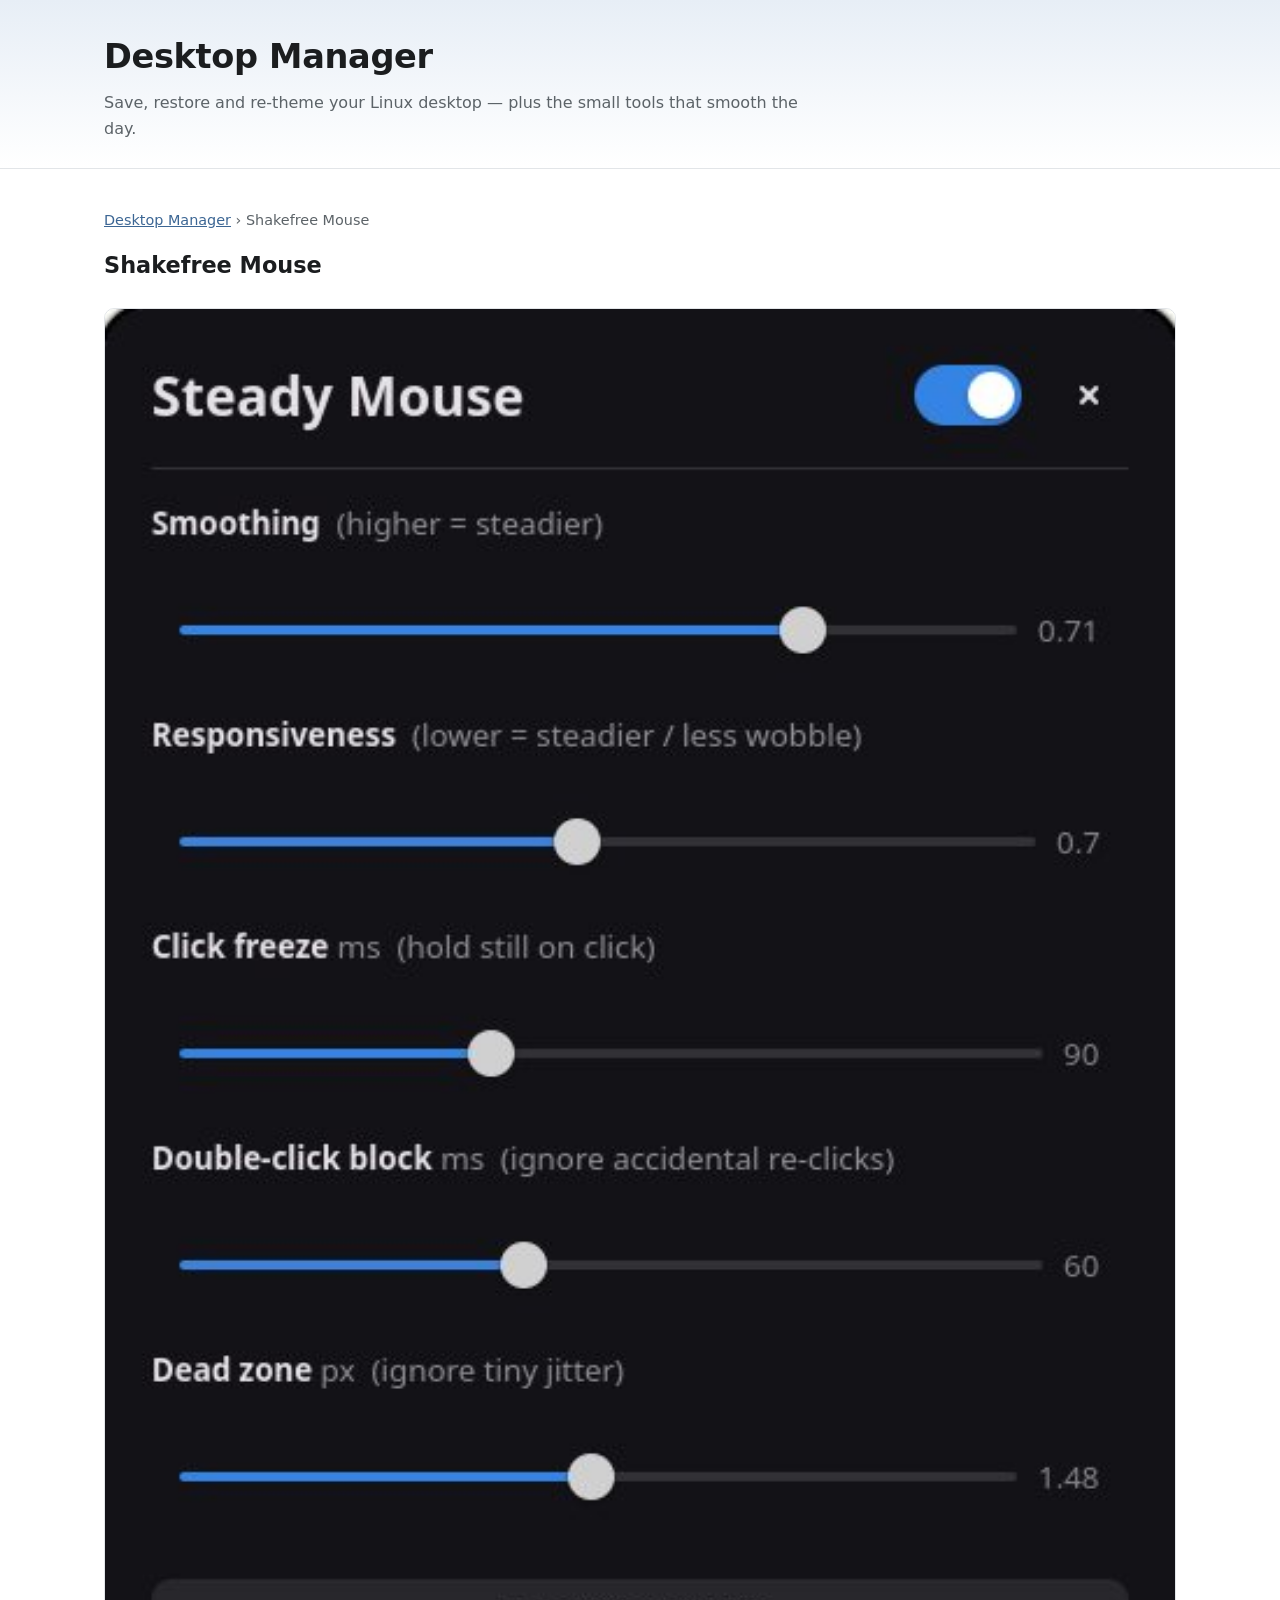
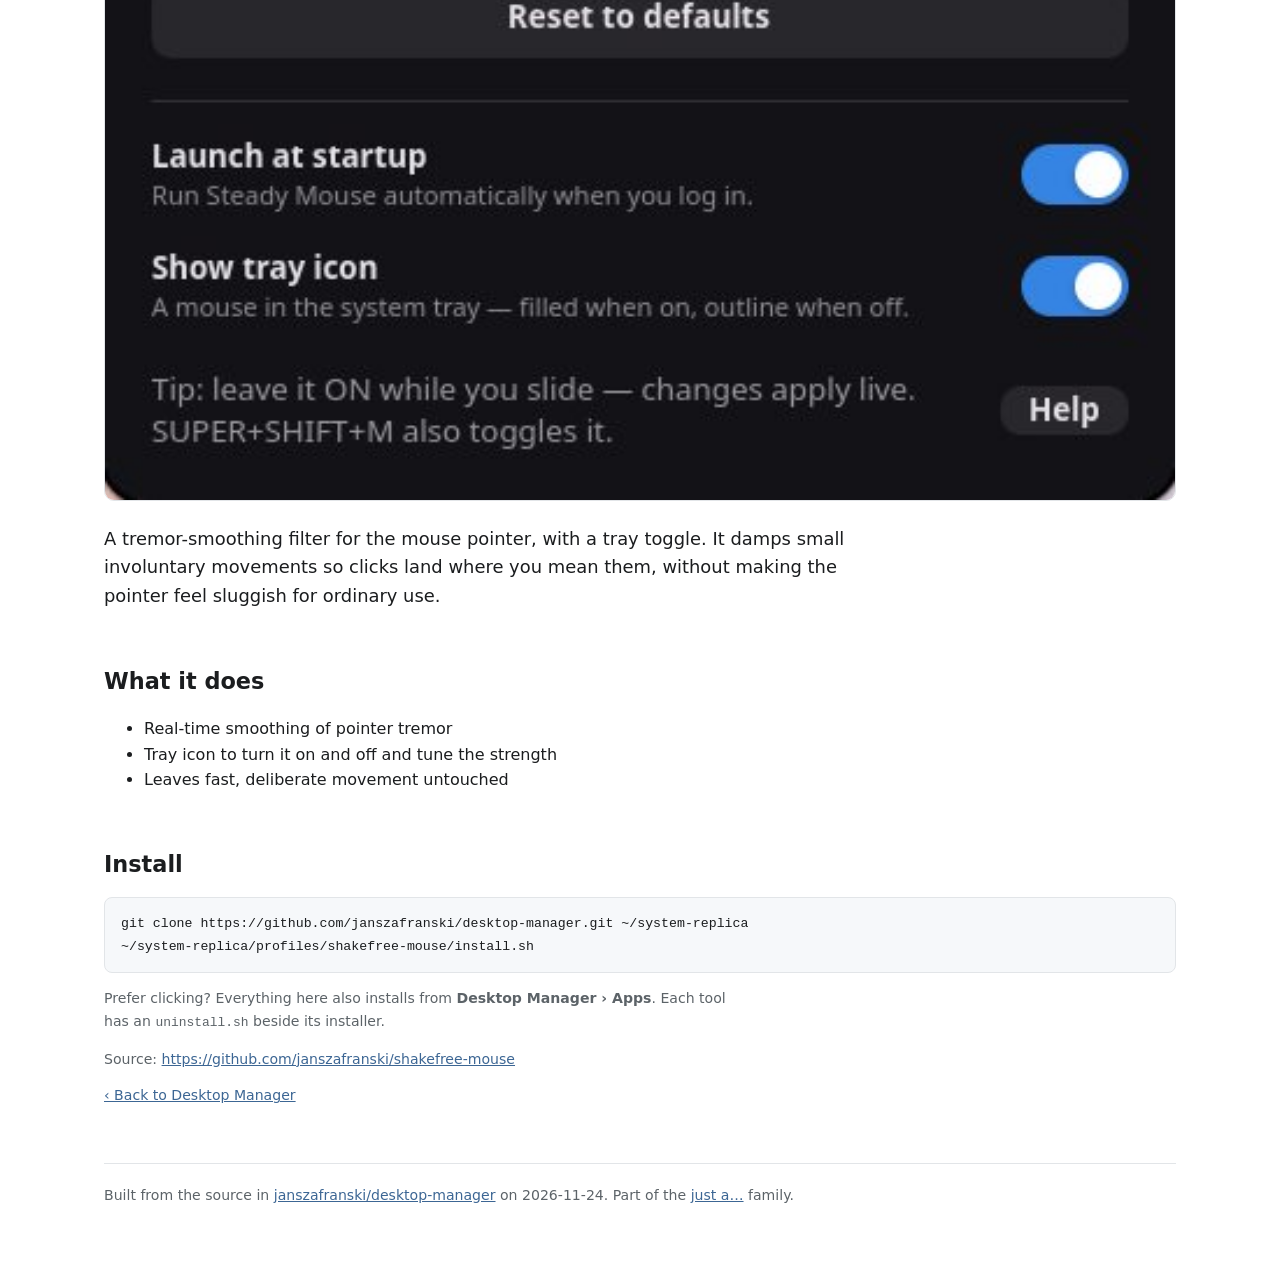
<file: docs/shakefree-mouse.html>
<!DOCTYPE html>
<html lang="en-GB">
<meta charset="utf-8">
<meta name="viewport" content="width=device-width, initial-scale=1">
<title>Shakefree Mouse · Desktop Manager</title>
<meta name="description" content="A tremor-smoothing filter for the mouse pointer on Linux, with a tray toggle, so clicks land where you mean them without making the pointer feel sluggish.">
<meta name="robots" content="index, follow">
<meta name="author" content="Jan Szafranski">
<link rel="canonical" href="https://janszafranski.github.io/desktop-manager/shakefree-mouse.html">
<meta name="theme-color" content="#3c6694">
<link rel="icon" href="assets/icon.svg" type="image/svg+xml">
<link rel="icon" href="assets/icon.png" sizes="any">
<link rel="apple-touch-icon" href="assets/icon.png">
<link rel="stylesheet" href="style.css">
<meta property="og:type" content="website">
<meta property="og:site_name" content="Desktop Manager">
<meta property="og:title" content="Shakefree Mouse · Desktop Manager">
<meta property="og:description" content="A tremor-smoothing filter for the mouse pointer on Linux, with a tray toggle, so clicks land where you mean them without making the pointer feel sluggish.">
<meta property="og:url" content="https://janszafranski.github.io/desktop-manager/shakefree-mouse.html">
<meta property="og:image" content="https://janszafranski.github.io/desktop-manager/assets/shot-shakefree.jpg">
<meta property="og:locale" content="en_GB">
<meta name="twitter:card" content="summary_large_image">
<meta name="twitter:title" content="Shakefree Mouse · Desktop Manager">
<meta name="twitter:description" content="A tremor-smoothing filter for the mouse pointer on Linux, with a tray toggle, so clicks land where you mean them without making the pointer feel sluggish.">
<meta name="twitter:image" content="https://janszafranski.github.io/desktop-manager/assets/shot-shakefree.jpg">
<script type="application/ld+json">{"@context": "https://schema.org", "@type": "SoftwareApplication", "name": "Shakefree Mouse", "description": "A tremor-smoothing filter for the mouse pointer on Linux, with a tray toggle, so clicks land where you mean them without making the pointer feel sluggish.", "applicationCategory": "UtilitiesApplication", "operatingSystem": "Linux", "url": "https://janszafranski.github.io/desktop-manager/shakefree-mouse.html", "offers": {"@type": "Offer", "price": "0", "priceCurrency": "USD"}, "author": {"@type": "Person", "name": "Jan Szafranski"}, "isAccessibleForFree": true, "screenshot": "https://janszafranski.github.io/desktop-manager/assets/shot-shakefree.jpg"}</script>
<header class="top"><div class="wrap">
<h1><a href="index.html" style="color:inherit;text-decoration:none">Desktop Manager</a></h1>
<p class="mute" style="margin:0">Save, restore and re-theme your Linux desktop — plus the small tools that smooth the day.</p>
</div></header>
<div class="wrap">
<nav class="crumbs mute"><a href="index.html">Desktop Manager</a> &rsaquo; Shakefree Mouse</nav>
<h2 style="margin-top:0">Shakefree Mouse</h2>
<img class="shot" src="assets/shot-shakefree.jpg" alt="Shakefree Mouse">
<p class="lede">A tremor-smoothing filter for the mouse pointer, with a tray toggle. It damps small involuntary movements so clicks land where you mean them, without making the pointer feel sluggish for ordinary use.</p>
<h2>What it does</h2><ul><li>Real-time smoothing of pointer tremor</li><li>Tray icon to turn it on and off and tune the strength</li><li>Leaves fast, deliberate movement untouched</li></ul>
<h2>Install</h2>
<pre><code>git clone https://github.com/janszafranski/desktop-manager.git ~/system-replica
~/system-replica/profiles/shakefree-mouse/install.sh</code></pre>
<p class="small mute">Prefer clicking? Everything here also installs from <b>Desktop Manager &rsaquo; Apps</b>. Each tool has an <code>uninstall.sh</code> beside its installer.</p>
<p class="small mute">Source: <a href="https://github.com/janszafranski/shakefree-mouse">https://github.com/janszafranski/shakefree-mouse</a></p>
<p class="small mute"><a href="index.html">&lsaquo; Back to Desktop Manager</a></p>
<footer>Built from the source in
<a href="https://github.com/janszafranski/desktop-manager">janszafranski/desktop-manager</a> on 2026-11-24.
Part of the <a href="https://janszafranski.github.io/just-a-collection-of-apps/">just a&hellip;</a> family.</footer>
</div>
</html>
</file>
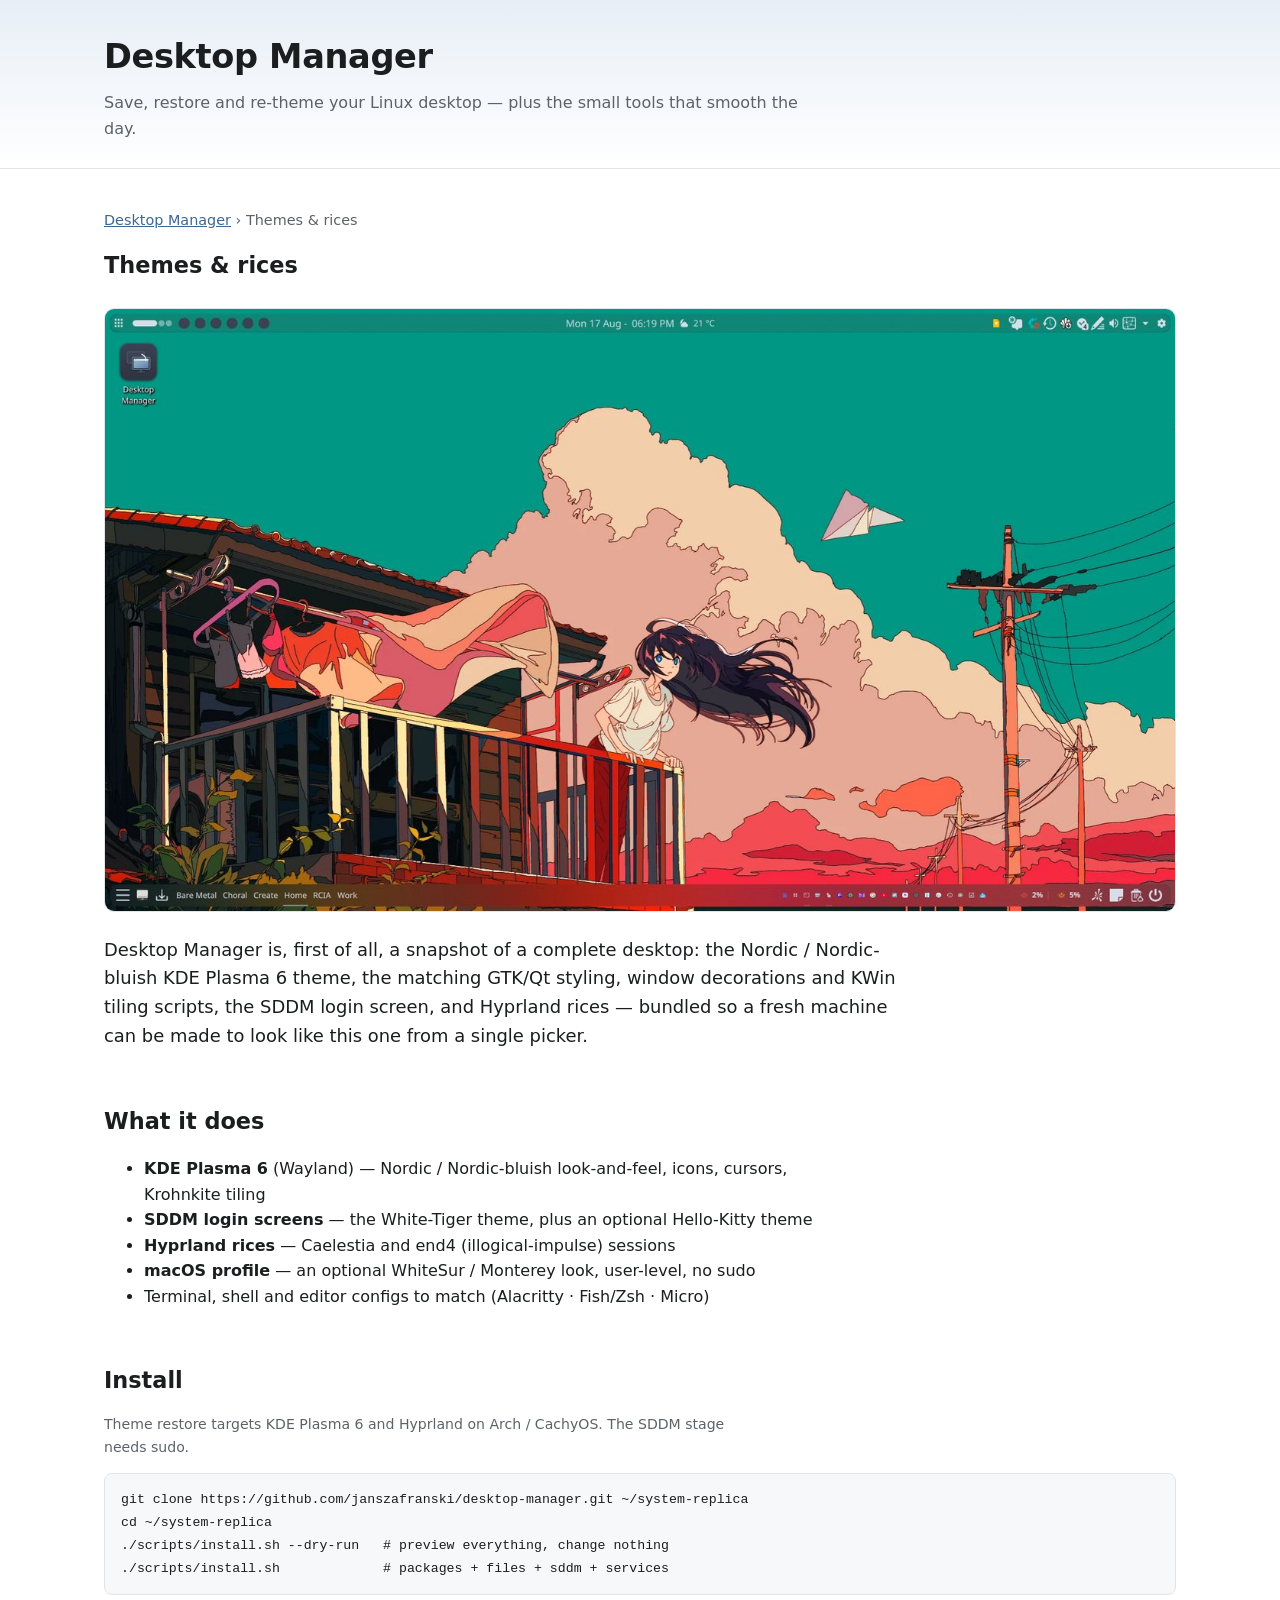
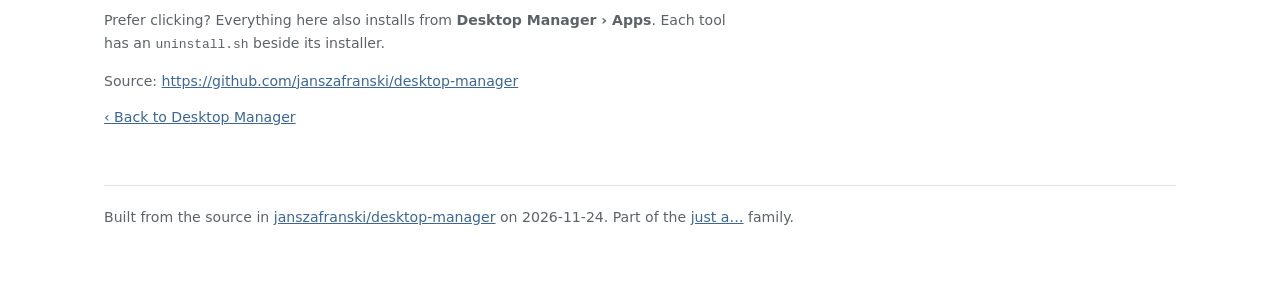
<file: docs/themes.html>
<!DOCTYPE html>
<html lang="en-GB">
<meta charset="utf-8">
<meta name="viewport" content="width=device-width, initial-scale=1">
<title>Themes &amp; rices · Desktop Manager</title>
<meta name="description" content="Restore a complete Linux desktop look — Nordic KDE Plasma 6, SDDM login screens, Hyprland rices and matching shell/editor configs — from one picker.">
<meta name="robots" content="index, follow">
<meta name="author" content="Jan Szafranski">
<link rel="canonical" href="https://janszafranski.github.io/desktop-manager/themes.html">
<meta name="theme-color" content="#3c6694">
<link rel="icon" href="assets/icon.svg" type="image/svg+xml">
<link rel="icon" href="assets/icon.png" sizes="any">
<link rel="apple-touch-icon" href="assets/icon.png">
<link rel="stylesheet" href="style.css">
<meta property="og:type" content="website">
<meta property="og:site_name" content="Desktop Manager">
<meta property="og:title" content="Themes &amp; rices · Desktop Manager">
<meta property="og:description" content="Restore a complete Linux desktop look — Nordic KDE Plasma 6, SDDM login screens, Hyprland rices and matching shell/editor configs — from one picker.">
<meta property="og:url" content="https://janszafranski.github.io/desktop-manager/themes.html">
<meta property="og:image" content="https://janszafranski.github.io/desktop-manager/assets/shot-desktop.jpg">
<meta property="og:locale" content="en_GB">
<meta name="twitter:card" content="summary_large_image">
<meta name="twitter:title" content="Themes &amp; rices · Desktop Manager">
<meta name="twitter:description" content="Restore a complete Linux desktop look — Nordic KDE Plasma 6, SDDM login screens, Hyprland rices and matching shell/editor configs — from one picker.">
<meta name="twitter:image" content="https://janszafranski.github.io/desktop-manager/assets/shot-desktop.jpg">
<script type="application/ld+json">{"@context": "https://schema.org", "@type": "SoftwareApplication", "name": "Themes & rices", "description": "Restore a complete Linux desktop look — Nordic KDE Plasma 6, SDDM login screens, Hyprland rices and matching shell/editor configs — from one picker.", "applicationCategory": "DesktopEnhancementApplication", "operatingSystem": "Linux", "url": "https://janszafranski.github.io/desktop-manager/themes.html", "offers": {"@type": "Offer", "price": "0", "priceCurrency": "USD"}, "author": {"@type": "Person", "name": "Jan Szafranski"}, "isAccessibleForFree": true, "screenshot": "https://janszafranski.github.io/desktop-manager/assets/shot-desktop.jpg"}</script>
<header class="top"><div class="wrap">
<h1><a href="index.html" style="color:inherit;text-decoration:none">Desktop Manager</a></h1>
<p class="mute" style="margin:0">Save, restore and re-theme your Linux desktop — plus the small tools that smooth the day.</p>
</div></header>
<div class="wrap">
<nav class="crumbs mute"><a href="index.html">Desktop Manager</a> &rsaquo; Themes &amp; rices</nav>
<h2 style="margin-top:0">Themes &amp; rices</h2>
<img class="shot" src="assets/shot-desktop.jpg" alt="Themes &amp; rices">
<p class="lede">Desktop Manager is, first of all, a snapshot of a complete desktop: the Nordic / Nordic-bluish KDE Plasma 6 theme, the matching GTK/Qt styling, window decorations and KWin tiling scripts, the SDDM login screen, and Hyprland rices — bundled so a fresh machine can be made to look like this one from a single picker.</p>
<h2>What it does</h2><ul><li><b>KDE Plasma 6</b> (Wayland) — Nordic / Nordic-bluish look-and-feel, icons, cursors, Krohnkite tiling</li><li><b>SDDM login screens</b> — the White-Tiger theme, plus an optional Hello-Kitty theme</li><li><b>Hyprland rices</b> — Caelestia and end4 (illogical-impulse) sessions</li><li><b>macOS profile</b> — an optional WhiteSur / Monterey look, user-level, no sudo</li><li>Terminal, shell and editor configs to match (Alacritty · Fish/Zsh · Micro)</li></ul>
<h2>Install</h2>
<p class="small mute">Theme restore targets KDE Plasma 6 and Hyprland on Arch / CachyOS. The SDDM stage needs sudo.</p>
<pre><code>git clone https://github.com/janszafranski/desktop-manager.git ~/system-replica
cd ~/system-replica
./scripts/install.sh --dry-run   # preview everything, change nothing
./scripts/install.sh             # packages + files + sddm + services</code></pre>
<p class="small mute">Prefer clicking? Everything here also installs from <b>Desktop Manager &rsaquo; Apps</b>. Each tool has an <code>uninstall.sh</code> beside its installer.</p>
<p class="small mute">Source: <a href="https://github.com/janszafranski/desktop-manager">https://github.com/janszafranski/desktop-manager</a></p>
<p class="small mute"><a href="index.html">&lsaquo; Back to Desktop Manager</a></p>
<footer>Built from the source in
<a href="https://github.com/janszafranski/desktop-manager">janszafranski/desktop-manager</a> on 2026-11-24.
Part of the <a href="https://janszafranski.github.io/just-a-collection-of-apps/">just a&hellip;</a> family.</footer>
</div>
</html>
</file>
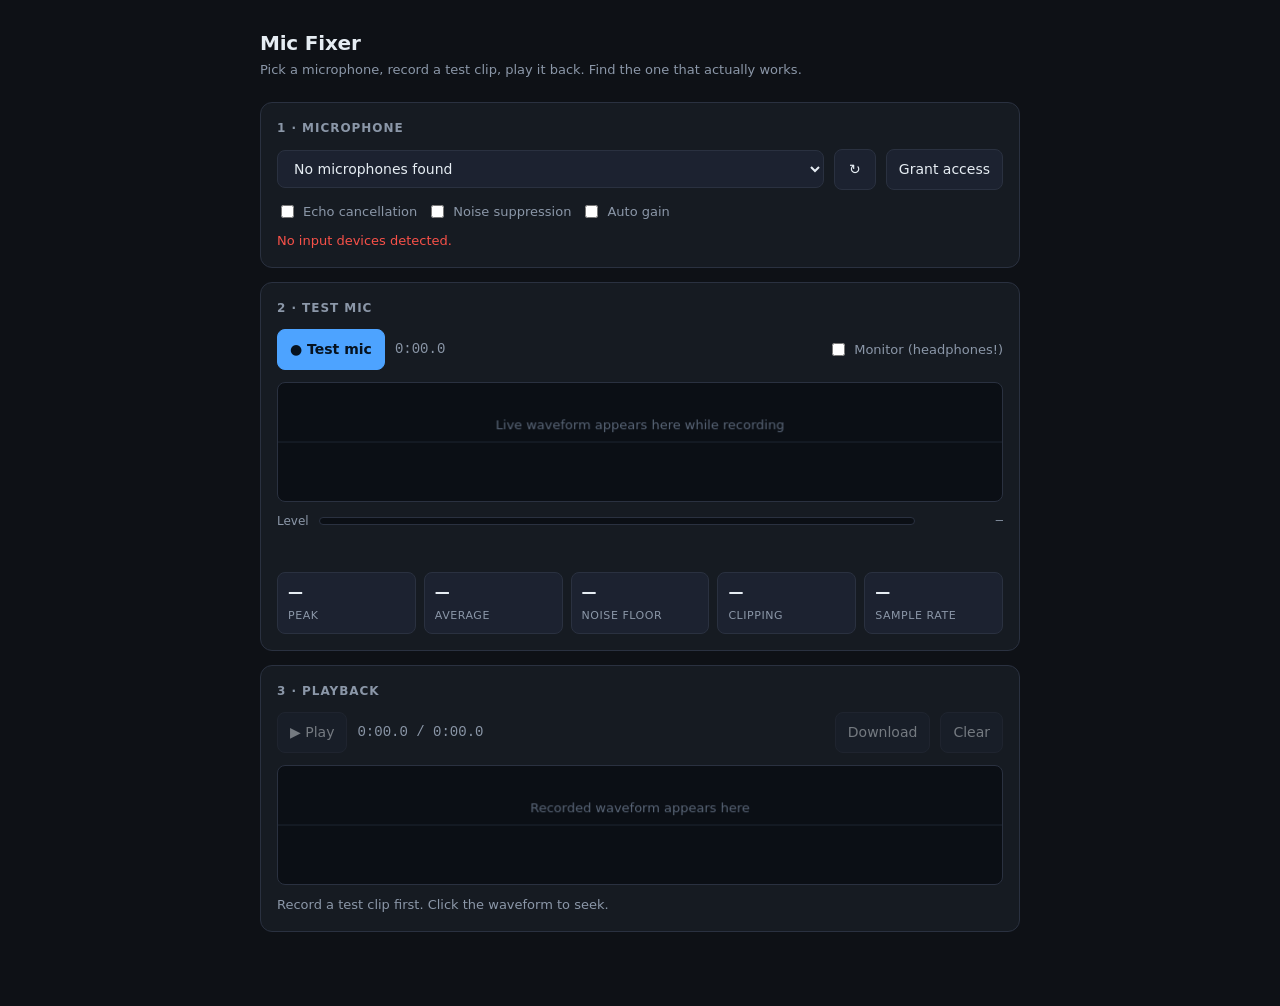
<file: profiles/mic-fixer/web/mic-fixer.html>
<!doctype html>
<html lang="en">
<head>
<meta charset="utf-8" />
<meta name="viewport" content="width=device-width, initial-scale=1" />
<title>Mic Fixer</title>
<style>
  :root {
    --bg: #0e1116;
    --panel: #161b22;
    --panel-2: #1c2230;
    --line: #2a3140;
    --text: #e6edf3;
    --muted: #8b97a8;
    --accent: #4da3ff;
    --good: #3fb950;
    --warn: #d29922;
    --bad: #f85149;
    --rec: #f85149;
  }
  * { box-sizing: border-box; }
  body {
    margin: 0;
    background: var(--bg);
    color: var(--text);
    font: 14px/1.5 ui-sans-serif, system-ui, -apple-system, "Segoe UI", Roboto, sans-serif;
    display: flex;
    justify-content: center;
    padding: 28px 16px 60px;
  }
  .app { width: 100%; max-width: 760px; }
  h1 { font-size: 20px; margin: 0 0 2px; letter-spacing: -0.01em; }
  .sub { color: var(--muted); margin: 0 0 22px; font-size: 13px; }

  .card {
    background: var(--panel);
    border: 1px solid var(--line);
    border-radius: 12px;
    padding: 16px;
    margin-bottom: 14px;
  }
  .card h2 {
    font-size: 12px;
    text-transform: uppercase;
    letter-spacing: 0.08em;
    color: var(--muted);
    margin: 0 0 12px;
    font-weight: 600;
  }
  .row { display: flex; gap: 10px; align-items: center; flex-wrap: wrap; }
  .grow { flex: 1 1 220px; min-width: 0; }

  select, button {
    font: inherit;
    color: var(--text);
    background: var(--panel-2);
    border: 1px solid var(--line);
    border-radius: 8px;
    padding: 9px 12px;
  }
  select { width: 100%; }
  button { cursor: pointer; transition: background .12s, border-color .12s, opacity .12s; }
  button:hover:not(:disabled) { background: #232b3b; border-color: #3a4459; }
  button:disabled { opacity: .45; cursor: not-allowed; }
  button.primary { background: var(--accent); border-color: var(--accent); color: #06121f; font-weight: 600; }
  button.primary:hover:not(:disabled) { background: #6fb6ff; border-color: #6fb6ff; }
  button.rec { background: var(--rec); border-color: var(--rec); color: #1a0505; font-weight: 600; }
  button.rec:hover:not(:disabled) { background: #ff6a61; border-color: #ff6a61; }
  button.icon { min-width: 42px; }

  canvas { width: 100%; height: 120px; display: block; background: #0b0f15; border: 1px solid var(--line); border-radius: 8px; }
  canvas.seekable { cursor: pointer; }

  .meterwrap { display: flex; align-items: center; gap: 10px; margin-top: 10px; }
  .meter { flex: 1; height: 8px; background: #0b0f15; border: 1px solid var(--line); border-radius: 999px; overflow: hidden; }
  .meter > i { display: block; height: 100%; width: 0%; background: linear-gradient(90deg, var(--good) 0%, var(--good) 70%, var(--warn) 86%, var(--bad) 100%); background-size: 100vw 100%; transition: width .05s linear; }
  .mono { font-variant-numeric: tabular-nums; font-family: ui-monospace, SFMono-Regular, Menlo, monospace; }
  .meterval { width: 78px; text-align: right; color: var(--muted); font-size: 12px; }

  .status { margin-top: 10px; font-size: 13px; color: var(--muted); min-height: 20px; }
  .status.ok { color: var(--good); }
  .status.warn { color: var(--warn); }
  .status.err { color: var(--bad); }

  .stats { display: grid; grid-template-columns: repeat(auto-fit, minmax(110px, 1fr)); gap: 8px; margin-top: 12px; }
  .stat { background: var(--panel-2); border: 1px solid var(--line); border-radius: 8px; padding: 8px 10px; }
  .stat b { display: block; font-size: 15px; font-weight: 600; }
  .stat span { font-size: 11px; color: var(--muted); text-transform: uppercase; letter-spacing: .05em; }

  label.chk { display: inline-flex; align-items: center; gap: 6px; color: var(--muted); font-size: 13px; cursor: pointer; }
  label.chk input { accent-color: var(--accent); }

  .banner { background: #2a1d0a; border: 1px solid #6b4c12; color: #f0c674; border-radius: 10px; padding: 12px 14px; margin-bottom: 14px; font-size: 13px; }
  .banner code { background: #0b0f15; padding: 2px 6px; border-radius: 5px; color: #e6edf3; }
  .hide { display: none !important; }
  .dot { width: 8px; height: 8px; border-radius: 50%; background: var(--rec); display: inline-block; margin-right: 6px; }
  @keyframes blink { 50% { opacity: .25; } }
  .blink { animation: blink 1s infinite; }
</style>
</head>
<body>
<div class="app">
  <h1>Mic Fixer</h1>
  <p class="sub">Pick a microphone, record a test clip, play it back. Find the one that actually works.</p>

  <div id="ctxBanner" class="banner hide"></div>

  <!-- 1. Device -->
  <section class="card">
    <h2>1 &middot; Microphone</h2>
    <div class="row">
      <div class="grow">
        <select id="deviceSelect"><option value="">Grant mic access to list devices…</option></select>
      </div>
      <button id="refreshBtn" class="icon" title="Refresh device list">↻</button>
      <button id="grantBtn">Grant access</button>
    </div>
    <div class="row" style="margin-top:12px">
      <label class="chk"><input type="checkbox" id="optEC" /> Echo cancellation</label>
      <label class="chk"><input type="checkbox" id="optNS" /> Noise suppression</label>
      <label class="chk"><input type="checkbox" id="optAGC" /> Auto gain</label>
    </div>
    <div id="devStatus" class="status"></div>
  </section>

  <!-- 2. Test -->
  <section class="card">
    <h2>2 &middot; Test mic</h2>
    <div class="row">
      <button id="recBtn" class="primary">● Test mic</button>
      <span id="recTime" class="mono" style="color:var(--muted)">0:00.0</span>
      <span class="grow"></span>
      <label class="chk" title="Hear yourself live — use headphones or you will get feedback"><input type="checkbox" id="optMonitor" /> Monitor (headphones!)</label>
    </div>
    <canvas id="liveCanvas" style="margin-top:12px"></canvas>
    <div class="meterwrap">
      <span style="color:var(--muted);font-size:12px">Level</span>
      <div class="meter"><i id="meterFill"></i></div>
      <span id="meterVal" class="meterval mono">—</span>
    </div>
    <div id="recStatus" class="status"></div>
    <div class="stats" id="stats">
      <div class="stat"><b id="statPeak">—</b><span>Peak</span></div>
      <div class="stat"><b id="statAvg">—</b><span>Average</span></div>
      <div class="stat"><b id="statNoise">—</b><span>Noise floor</span></div>
      <div class="stat"><b id="statClip">—</b><span>Clipping</span></div>
      <div class="stat"><b id="statRate">—</b><span>Sample rate</span></div>
    </div>
  </section>

  <!-- 3. Playback -->
  <section class="card">
    <h2>3 &middot; Playback</h2>
    <div class="row">
      <button id="playBtn" disabled>▶ Play</button>
      <span id="playTime" class="mono" style="color:var(--muted)">0:00.0 / 0:00.0</span>
      <span class="grow"></span>
      <button id="downloadBtn" disabled>Download</button>
      <button id="clearBtn" disabled>Clear</button>
    </div>
    <canvas id="playCanvas" class="seekable" style="margin-top:12px"></canvas>
    <div id="playStatus" class="status">Record a test clip first. Click the waveform to seek.</div>
  </section>
</div>

<script>
(() => {
  'use strict';

  const $ = (id) => document.getElementById(id);
  const deviceSelect = $('deviceSelect'), refreshBtn = $('refreshBtn'), grantBtn = $('grantBtn');
  const optEC = $('optEC'), optNS = $('optNS'), optAGC = $('optAGC'), optMonitor = $('optMonitor');
  const recBtn = $('recBtn'), recTime = $('recTime'), liveCanvas = $('liveCanvas');
  const meterFill = $('meterFill'), meterVal = $('meterVal');
  const playBtn = $('playBtn'), playTime = $('playTime'), playCanvas = $('playCanvas');
  const downloadBtn = $('downloadBtn'), clearBtn = $('clearBtn');
  const devStatus = $('devStatus'), recStatus = $('recStatus'), playStatus = $('playStatus');

  const setStatus = (el, msg, kind = '') => { el.textContent = msg; el.className = 'status ' + kind; };

  // ---------- context check ----------
  if (!navigator.mediaDevices || !navigator.mediaDevices.getUserMedia) {
    const b = $('ctxBanner');
    b.classList.remove('hide');
    b.innerHTML = location.protocol === 'file:'
      ? 'This browser blocks microphone access on <code>file://</code> pages. Serve the file over localhost instead:<br><br><code>python3 -m http.server 8000</code><br><br>then open <code>http://localhost:8000/mic-fixer.html</code>.'
      : 'Microphone access needs a secure context (https:// or http://localhost). This page is on <code>' + location.protocol + '</code>.';
    [recBtn, grantBtn, refreshBtn].forEach(el => el.disabled = true);
  } else if (location.protocol === 'file:') {
    const b = $('ctxBanner');
    b.classList.remove('hide');
    b.innerHTML = 'Opened from <code>file://</code>. Chrome often refuses mic access here. If "Grant access" fails, run <code>python3 -m http.server 8000</code> in this folder and open <code>http://localhost:8000/mic-fixer.html</code>.';
  }

  // ---------- canvas helpers ----------
  function fitCanvas(c) {
    const dpr = window.devicePixelRatio || 1;
    const r = c.getBoundingClientRect();
    c.width = Math.max(1, Math.round(r.width * dpr));
    c.height = Math.max(1, Math.round(r.height * dpr));
    const ctx = c.getContext('2d');
    ctx.setTransform(dpr, 0, 0, dpr, 0, 0);
    return { ctx, w: r.width, h: r.height };
  }
  function clearCanvas(c, text) {
    const { ctx, w, h } = fitCanvas(c);
    ctx.clearRect(0, 0, w, h);
    ctx.strokeStyle = '#1e2633'; ctx.lineWidth = 1;
    ctx.beginPath(); ctx.moveTo(0, h / 2); ctx.lineTo(w, h / 2); ctx.stroke();
    if (text) {
      ctx.fillStyle = '#5a6678'; ctx.font = '13px ui-sans-serif, system-ui, sans-serif';
      ctx.textAlign = 'center'; ctx.textBaseline = 'middle';
      ctx.fillText(text, w / 2, h / 2 - 16);
    }
  }
  const redrawAll = () => {
    if (history.length) renderLive();
    else clearCanvas(liveCanvas, 'Live waveform appears here while recording');
    if (decoded) drawStatic(); else clearCanvas(playCanvas, 'Recorded waveform appears here');
  };
  window.addEventListener('resize', () => { clearTimeout(window.__rz); window.__rz = setTimeout(redrawAll, 120); });

  const fmt = (s) => {
    if (!isFinite(s) || s < 0) s = 0;
    const m = Math.floor(s / 60), r = s - m * 60;
    return m + ':' + (r < 10 ? '0' : '') + r.toFixed(1);
  };
  const dB = (amp) => amp <= 0.0000001 ? -Infinity : 20 * Math.log10(amp);
  const dBtxt = (amp) => { const v = dB(amp); return v === -Infinity ? '−∞ dB' : (v > 0 ? '+' : '') + v.toFixed(1) + ' dB'; };
  const dBtoPct = (v) => Math.max(0, Math.min(100, ((v + 60) / 60) * 100)); // -60..0 dB -> 0..100%

  // ---------- state ----------
  let audioCtx = null, stream = null, analyser = null, sourceNode = null, monitorGain = null;
  let recorder = null, chunks = [], recording = false, rafLive = 0, startedAt = 0;
  let history = [];               // rolling {min,max} columns for the scrolling live waveform
  let peak = 0, sumSq = 0, sumN = 0, clipCount = 0, totalFrames = 0;
  let quietWindows = [];          // per-frame RMS, used for the noise-floor estimate
  let blob = null, blobUrl = null, decoded = null, audioEl = null, rafPlay = 0;

  const getCtx = () => {
    if (!audioCtx || audioCtx.state === 'closed') audioCtx = new (window.AudioContext || window.webkitAudioContext)();
    if (audioCtx.state === 'suspended') audioCtx.resume();
    return audioCtx;
  };

  // ---------- devices ----------
  async function listDevices(preferId) {
    if (!navigator.mediaDevices?.enumerateDevices) return;
    const all = await navigator.mediaDevices.enumerateDevices();
    const mics = all.filter(d => d.kind === 'audioinput');
    const keep = preferId || deviceSelect.value;
    deviceSelect.innerHTML = '';
    if (!mics.length) {
      deviceSelect.innerHTML = '<option value="">No microphones found</option>';
      setStatus(devStatus, 'No input devices detected.', 'err');
      return;
    }
    const labelled = mics.some(d => d.label);
    for (const d of mics) {
      const o = document.createElement('option');
      o.value = d.deviceId;
      o.textContent = d.label || ('Microphone ' + (d.deviceId ? d.deviceId.slice(0, 6) : '?'));
      deviceSelect.appendChild(o);
    }
    if (keep && mics.some(d => d.deviceId === keep)) deviceSelect.value = keep;
    grantBtn.classList.toggle('hide', labelled);
    setStatus(devStatus,
      mics.length + ' microphone' + (mics.length === 1 ? '' : 's') + ' found.' + (labelled ? '' : ' Grant access to see real names.'),
      labelled ? 'ok' : 'warn');
  }

  async function grantAccess() {
    try {
      const s = await navigator.mediaDevices.getUserMedia({ audio: true });
      s.getTracks().forEach(t => t.stop());
      await listDevices();
    } catch (e) { setStatus(devStatus, micError(e), 'err'); }
  }

  function micError(e) {
    const n = e && e.name;
    if (n === 'NotAllowedError' || n === 'SecurityError') return 'Microphone permission denied. Allow it in the browser address bar, then hit Refresh.';
    if (n === 'NotFoundError' || n === 'OverconstrainedError') return 'That microphone is no longer available. Hit Refresh and pick another.';
    if (n === 'NotReadableError') return 'The microphone is in use or locked by another app (Zoom, Meet, OBS…). Close it and retry.';
    return 'Could not open the microphone: ' + (e && e.message ? e.message : e);
  }

  grantBtn.addEventListener('click', grantAccess);
  refreshBtn.addEventListener('click', () => listDevices());
  deviceSelect.addEventListener('change', () => setStatus(devStatus, 'Selected: ' + (deviceSelect.selectedOptions[0]?.textContent || ''), ''));
  navigator.mediaDevices?.addEventListener?.('devicechange', () => listDevices());

  // ---------- live waveform ----------
  const COL_W = 3;

  // Paints the retained column history. Kept separate from sampling so a resize
  // (or the end of a take) can repaint the same trace instead of blanking it.
  function renderLive() {
    const { ctx, w, h } = fitCanvas(liveCanvas);
    ctx.clearRect(0, 0, w, h);
    ctx.strokeStyle = '#1e2633'; ctx.lineWidth = 1;
    ctx.beginPath(); ctx.moveTo(0, h / 2); ctx.lineTo(w, h / 2); ctx.stroke();

    const maxCols = Math.ceil(w / COL_W);
    const mid = h / 2, amp = h / 2 - 6;
    const full = history.length >= maxCols;
    ctx.lineWidth = 2; ctx.lineCap = 'round';
    for (let i = 0; i < history.length; i++) {
      const c = history[i];
      // fill left-to-right until the canvas is full, then scroll against the right edge
      const x = (full ? w - (history.length - i) * COL_W : i * COL_W) + COL_W / 2;
      const top = mid - Math.max(c.mx, 0.004) * amp;
      const bot = mid - Math.min(c.mn, -0.004) * amp;
      const loud = Math.max(Math.abs(c.mx), Math.abs(c.mn));
      ctx.strokeStyle = loud > 0.985 ? '#f85149' : loud > 0.7 ? '#d29922' : '#4da3ff';
      ctx.beginPath(); ctx.moveTo(x, top); ctx.lineTo(x, bot); ctx.stroke();
    }
  }

  function drawLive() {
    const buf = new Uint8Array(analyser.fftSize);
    analyser.getByteTimeDomainData(buf);

    let mn = 1, mx = -1, sq = 0, clipped = false;
    for (let i = 0; i < buf.length; i++) {
      const v = (buf[i] - 128) / 128;
      if (v < mn) mn = v;
      if (v > mx) mx = v;
      sq += v * v;
      if (Math.abs(v) > 0.985) clipped = true;
    }
    const rms = Math.sqrt(sq / buf.length);
    const framePeak = Math.max(Math.abs(mn), Math.abs(mx));
    if (framePeak > peak) peak = framePeak;
    sumSq += sq; sumN += buf.length; totalFrames++;
    if (clipped) clipCount++;
    quietWindows.push(rms);
    if (quietWindows.length > 4000) quietWindows.shift();

    history.push({ mn, mx });
    const maxCols = Math.ceil(liveCanvas.getBoundingClientRect().width / COL_W);
    while (history.length > maxCols) history.shift();
    renderLive();

    // meter
    const pct = dBtoPct(dB(rms));
    meterFill.style.width = pct + '%';
    meterVal.textContent = dBtxt(rms);

    recTime.textContent = fmt((performance.now() - startedAt) / 1000);
    rafLive = requestAnimationFrame(drawLive);
  }

  // ---------- recording ----------
  function pickMime() {
    const list = ['audio/webm;codecs=opus', 'audio/webm', 'audio/ogg;codecs=opus', 'audio/mp4', ''];
    for (const m of list) {
      if (!m) return '';
      if (window.MediaRecorder && MediaRecorder.isTypeSupported(m)) return m;
    }
    return '';
  }

  async function startRecording() {
    if (!window.MediaRecorder) { setStatus(recStatus, 'This browser has no MediaRecorder support.', 'err'); return; }
    const id = deviceSelect.value;
    const audio = {
      echoCancellation: optEC.checked,
      noiseSuppression: optNS.checked,
      autoGainControl: optAGC.checked,
    };
    if (id) audio.deviceId = { exact: id };

    try {
      stream = await navigator.mediaDevices.getUserMedia({ audio });
    } catch (e) {
      setStatus(recStatus, micError(e), 'err');
      return;
    }
    // now that permission is granted, device labels are readable — refresh while keeping the selection
    await listDevices(stream.getAudioTracks()[0].getSettings?.().deviceId || deviceSelect.value);

    const ctx = getCtx();
    sourceNode = ctx.createMediaStreamSource(stream);
    analyser = ctx.createAnalyser();
    analyser.fftSize = 2048;
    analyser.smoothingTimeConstant = 0;
    sourceNode.connect(analyser);

    monitorGain = ctx.createGain();
    monitorGain.gain.value = optMonitor.checked ? 1 : 0;
    sourceNode.connect(monitorGain).connect(ctx.destination);

    peak = 0; sumSq = 0; sumN = 0; clipCount = 0; totalFrames = 0;
    history = []; quietWindows = [];
    chunks = [];

    const mime = pickMime();
    recorder = new MediaRecorder(stream, mime ? { mimeType: mime } : undefined);
    recorder.ondataavailable = (e) => { if (e.data && e.data.size) chunks.push(e.data); };
    recorder.onstop = finishRecording;
    recorder.start();

    recording = true;
    startedAt = performance.now();
    recBtn.textContent = '■ Stop';
    recBtn.classList.remove('primary'); recBtn.classList.add('rec');
    deviceSelect.disabled = refreshBtn.disabled = true;
    const track = stream.getAudioTracks()[0];
    const s = track.getSettings ? track.getSettings() : {};
    $('statRate').textContent = (s.sampleRate || ctx.sampleRate) ? Math.round((s.sampleRate || ctx.sampleRate) / 1000) + ' kHz' : '—';
    setStatus(recStatus, 'Recording from "' + track.label + '" — say something.', '');
    recStatus.innerHTML = '<span class="dot blink"></span>' + recStatus.textContent;
    drawLive();
  }

  function stopRecording() {
    if (recorder && recorder.state !== 'inactive') recorder.stop();
    recording = false;
    cancelAnimationFrame(rafLive);
    meterFill.style.width = '0%';
    meterVal.textContent = '—';
    recBtn.textContent = '● Test mic';
    recBtn.classList.add('primary'); recBtn.classList.remove('rec');
    deviceSelect.disabled = refreshBtn.disabled = false;
  }

  async function finishRecording() {
    if (stream) { stream.getTracks().forEach(t => t.stop()); stream = null; }
    try { sourceNode && sourceNode.disconnect(); monitorGain && monitorGain.disconnect(); } catch (_) {}

    const dur = (performance.now() - startedAt) / 1000;
    const avgRms = sumN ? Math.sqrt(sumSq / sumN) : 0;
    const sorted = quietWindows.slice().sort((a, b) => a - b);
    const noise = sorted.length ? sorted[Math.floor(sorted.length * 0.1)] : 0;
    const clipPct = totalFrames ? (clipCount / totalFrames) * 100 : 0;

    $('statPeak').textContent = dBtxt(peak);
    $('statAvg').textContent = dBtxt(avgRms);
    $('statNoise').textContent = dBtxt(noise);
    $('statClip').textContent = clipPct >= 0.05 ? clipPct.toFixed(1) + '%' : 'none';

    // verdict
    if (peak < 0.01) {
      setStatus(recStatus, 'No signal. This mic captured near-silence — wrong device, muted in the OS, or hardware mute switch.', 'err');
    } else if (clipPct >= 1) {
      setStatus(recStatus, 'Clipping on ' + clipPct.toFixed(1) + '% of the signal. Lower the input gain in your OS sound settings.', 'err');
    } else if (peak < 0.08) {
      setStatus(recStatus, 'Very quiet (peak ' + dBtxt(peak) + '). Raise input gain, move closer, or enable Auto gain.', 'warn');
    } else if (dB(noise) > -45 && dB(noise) > dB(avgRms) - 12) {
      setStatus(recStatus, 'High noise floor (' + dBtxt(noise) + ') relative to your voice. Try Noise suppression, or a different mic.', 'warn');
    } else {
      setStatus(recStatus, 'Looks healthy — peak ' + dBtxt(peak) + ', noise floor ' + dBtxt(noise) + '. Play it back to confirm.', 'ok');
    }

    if (!chunks.length) { setStatus(playStatus, 'Nothing was captured.', 'err'); return; }
    blob = new Blob(chunks, { type: chunks[0].type || 'audio/webm' });
    await loadForPlayback(dur);
  }

  recBtn.addEventListener('click', () => { recording ? stopRecording() : startRecording(); });
  optMonitor.addEventListener('change', () => { if (monitorGain) monitorGain.gain.value = optMonitor.checked ? 1 : 0; });

  // ---------- playback ----------
  async function loadForPlayback(fallbackDur) {
    if (blobUrl) URL.revokeObjectURL(blobUrl);
    blobUrl = URL.createObjectURL(blob);

    if (!audioEl) {
      audioEl = new Audio();
      audioEl.addEventListener('play', () => { playBtn.textContent = '❚❚ Pause'; tickPlay(); });
      audioEl.addEventListener('pause', () => { playBtn.textContent = '▶ Play'; cancelAnimationFrame(rafPlay); drawStatic(); updatePlayTime(); });
      audioEl.addEventListener('ended', () => { playBtn.textContent = '▶ Play'; cancelAnimationFrame(rafPlay); audioEl.currentTime = 0; drawStatic(); updatePlayTime(); });
    }
    audioEl.src = blobUrl;

    try {
      const buf = await blob.arrayBuffer();
      decoded = await getCtx().decodeAudioData(buf.slice(0));
    } catch (e) {
      decoded = { duration: fallbackDur, __nodata: true };
    }
    drawStatic();
    updatePlayTime();
    playBtn.disabled = downloadBtn.disabled = clearBtn.disabled = false;
    setStatus(playStatus, 'Clip ready (' + fmt(duration()) + '). Press Play, or click the waveform to seek.', '');
  }

  const duration = () => {
    if (decoded && isFinite(decoded.duration) && decoded.duration > 0) return decoded.duration;
    if (audioEl && isFinite(audioEl.duration) && audioEl.duration > 0) return audioEl.duration;
    return 0;
  };

  function peaksFor(width) {
    if (!decoded || decoded.__nodata || !decoded.getChannelData) return null;
    const ch = decoded.getChannelData(0);
    const cols = Math.max(1, Math.floor(width));
    const step = ch.length / cols;
    const out = new Float32Array(cols * 2);
    for (let i = 0; i < cols; i++) {
      const s = Math.floor(i * step), e = Math.min(ch.length, Math.floor((i + 1) * step));
      let mn = 0, mx = 0;
      for (let j = s; j < e; j++) { const v = ch[j]; if (v < mn) mn = v; if (v > mx) mx = v; }
      out[i * 2] = mn; out[i * 2 + 1] = mx;
    }
    return out;
  }

  function drawStatic() {
    const { ctx, w, h } = fitCanvas(playCanvas);
    ctx.clearRect(0, 0, w, h);
    ctx.strokeStyle = '#1e2633'; ctx.lineWidth = 1;
    ctx.beginPath(); ctx.moveTo(0, h / 2); ctx.lineTo(w, h / 2); ctx.stroke();

    const mid = h / 2, amp = h / 2 - 6;
    const dur = duration();
    const pos = audioEl && dur ? Math.min(1, audioEl.currentTime / dur) : 0;
    const px = pos * w;

    const pk = peaksFor(Math.floor(w));
    if (pk) {
      for (let i = 0; i < w; i++) {
        const mn = pk[i * 2], mx = pk[i * 2 + 1];
        const top = mid - Math.max(mx, 0.003) * amp;
        const bot = mid - Math.min(mn, -0.003) * amp;
        ctx.strokeStyle = i <= px ? '#4da3ff' : '#3b4a60';
        ctx.beginPath(); ctx.moveTo(i + 0.5, top); ctx.lineTo(i + 0.5, bot); ctx.stroke();
      }
    } else {
      ctx.fillStyle = '#5a6678'; ctx.font = '13px ui-sans-serif, system-ui, sans-serif';
      ctx.textAlign = 'center'; ctx.textBaseline = 'middle';
      ctx.fillText('Waveform unavailable for this format — playback still works', w / 2, h / 2 - 16);
    }

    if (audioEl && dur) {
      ctx.strokeStyle = '#ffffff'; ctx.lineWidth = 1.5;
      ctx.beginPath(); ctx.moveTo(px, 2); ctx.lineTo(px, h - 2); ctx.stroke();
    }
  }

  function updatePlayTime() {
    playTime.textContent = fmt(audioEl ? audioEl.currentTime : 0) + ' / ' + fmt(duration());
  }
  function tickPlay() {
    drawStatic(); updatePlayTime();
    rafPlay = requestAnimationFrame(tickPlay);
  }

  playBtn.addEventListener('click', () => {
    if (!audioEl) return;
    getCtx();
    if (audioEl.paused) audioEl.play().catch(e => setStatus(playStatus, 'Playback failed: ' + e.message, 'err'));
    else audioEl.pause();
  });

  playCanvas.addEventListener('click', (e) => {
    if (!audioEl || !duration()) return;
    const r = playCanvas.getBoundingClientRect();
    audioEl.currentTime = Math.max(0, Math.min(duration() - 0.01, ((e.clientX - r.left) / r.width) * duration()));
    drawStatic(); updatePlayTime();
  });

  downloadBtn.addEventListener('click', () => {
    if (!blob) return;
    const ext = (blob.type.includes('ogg') ? 'ogg' : blob.type.includes('mp4') ? 'm4a' : 'webm');
    const name = (deviceSelect.selectedOptions[0]?.textContent || 'mic').replace(/[^\w\- ]+/g, '').trim().replace(/\s+/g, '-').toLowerCase();
    const a = document.createElement('a');
    a.href = blobUrl; a.download = 'mic-test-' + (name || 'device') + '.' + ext;
    document.body.appendChild(a); a.click(); a.remove();
  });

  clearBtn.addEventListener('click', () => {
    if (audioEl) { audioEl.pause(); audioEl.removeAttribute('src'); audioEl.load(); }
    cancelAnimationFrame(rafPlay);
    if (blobUrl) URL.revokeObjectURL(blobUrl);
    blob = null; blobUrl = null; decoded = null; history = [];
    playBtn.disabled = downloadBtn.disabled = clearBtn.disabled = true;
    playBtn.textContent = '▶ Play';
    playTime.textContent = '0:00.0 / 0:00.0';
    recTime.textContent = '0:00.0';
    clearCanvas(liveCanvas, 'Live waveform appears here while recording');
    clearCanvas(playCanvas, 'Recorded waveform appears here');
    setStatus(playStatus, 'Cleared. Record a new test clip.', '');
    ['statPeak','statAvg','statNoise','statClip','statRate'].forEach(i => $(i).textContent = '—');
    setStatus(recStatus, '', '');
  });

  // keyboard: space toggles record, p toggles play
  document.addEventListener('keydown', (e) => {
    if (e.target.matches('input, select, button')) return;
    if (e.code === 'Space') { e.preventDefault(); recBtn.click(); }
    if (e.key === 'p' && !playBtn.disabled) playBtn.click();
  });

  // ---------- init ----------
  clearCanvas(liveCanvas, 'Live waveform appears here while recording');
  clearCanvas(playCanvas, 'Recorded waveform appears here');
  if (navigator.mediaDevices?.enumerateDevices) {
    listDevices();
    navigator.permissions?.query?.({ name: 'microphone' })
      .then(p => { if (p.state === 'granted') listDevices(); })
      .catch(() => {});
  }
})();
</script>
</body>
</html>
</file>
<file: docs/style.css>
:root {
  color-scheme: light dark;
  --bg: #ffffff; --fg: #1b1d1f; --mute: #5c6368;
  --line: #e2e5e8; --card: #f6f8fa; --accent: #3c6694; --accent-soft: #e7eef6;
}
@media (prefers-color-scheme: dark) {
  :root { --bg: #14181c; --fg: #e8eaec; --mute: #9aa3a9;
          --line: #262c32; --card: #1b2127; --accent: #88c0d0; --accent-soft: #1d2a33; }
}
* { box-sizing: border-box; }
body { margin: 0; background: var(--bg); color: var(--fg); font: 16px/1.6
       system-ui, -apple-system, "Segoe UI", Roboto, "Noto Sans", sans-serif; }
.wrap { max-width: 1120px; margin: 0 auto; padding: 0 24px 72px; }
header.top { border-bottom: 1px solid var(--line); margin-bottom: 40px;
             background: linear-gradient(180deg, var(--accent-soft), transparent); }
header.top .wrap { padding-top: 30px; padding-bottom: 26px; }
h1 { font-size: 2.1rem; margin: 0 0 .2em; letter-spacing: -.01em; }
h2 { font-size: 1.4rem; margin: 2.4em 0 .6em; }
h3 { font-size: 1.05rem; margin: 0 0 .3em; }
a { color: var(--accent); }
p { max-width: 70ch; }
.lede { font-size: 1.12rem; color: var(--fg); }
.mute { color: var(--mute); }
.small { font-size: .88rem; }
nav.crumbs { font-size: .9rem; margin-bottom: 1rem; }
ul { max-width: 70ch; }
img.shot { width: 100%; border: 1px solid var(--line); border-radius: 10px;
           display: block; margin: 1.5rem 0; }
pre { background: var(--card); border: 1px solid var(--line); border-radius: 8px;
      padding: 14px 16px; overflow-x: auto; font-size: .9rem; }
code { font-family: ui-monospace, "JetBrains Mono", Menlo, monospace; font-size: .92em; }
.cards { display: grid; gap: 22px; grid-template-columns: repeat(auto-fill, minmax(280px, 1fr)); }
.card { border: 1px solid var(--line); border-radius: 12px; overflow: hidden; background: var(--card);
        display: flex; flex-direction: column; text-decoration: none; color: inherit;
        transition: transform .2s ease, box-shadow .2s ease, border-color .2s ease; }
.card:hover { transform: translateY(-3px); box-shadow: 0 16px 34px -22px rgba(20,30,45,.55);
              border-color: var(--accent); }
.card .thumb { aspect-ratio: 16 / 10; background: #0e1620; display: block; }
.card .thumb img { width: 100%; height: 100%; object-fit: cover; object-position: top center; display: block; }
.card .noimg { aspect-ratio: 16 / 10; display: grid; place-items: center;
               background: var(--accent-soft); color: var(--accent); font-size: 2.2rem; }
.card .body { padding: 14px 16px 16px; }
.card .name { font-weight: 600; font-size: 1.08rem; }
.card .kind { color: var(--mute); font-size: .78rem; text-transform: uppercase; letter-spacing: .06em; }
.card .tag { color: var(--mute); font-size: .92rem; margin-top: .35em; }
.card.lead { grid-column: 1 / -1; flex-direction: row; }
.card.lead .thumb { flex: 1 1 56%; aspect-ratio: auto; }
.card.lead .body { flex: 1 1 44%; align-self: center; padding: 24px 26px; }
.card.lead .name { font-size: 1.5rem; letter-spacing: -.01em; }
.card.lead .tag { font-size: 1rem; margin-top: .5em; }
.ribbon { display: inline-block; font-size: .7rem; letter-spacing: .14em; text-transform: uppercase;
          color: #fff; background: var(--accent); padding: 3px 9px; border-radius: 20px; margin-bottom: .6em;
          font-family: ui-monospace, Menlo, monospace; }
@media (prefers-color-scheme: dark) { .ribbon { color: #10161b; } }
@media (max-width: 680px) { .card.lead { flex-direction: column; } .card.lead .thumb { aspect-ratio: 16 / 10; } }
footer { border-top: 1px solid var(--line); margin-top: 56px; padding-top: 20px;
         color: var(--mute); font-size: .88rem; }
.crosslink { border: 1px solid var(--line); border-left: 4px solid var(--accent); border-radius: 10px;
             background: var(--card); padding: 18px 20px; margin: 2em 0; }
.crosslink h3 { margin-top: 0; }
</file>
